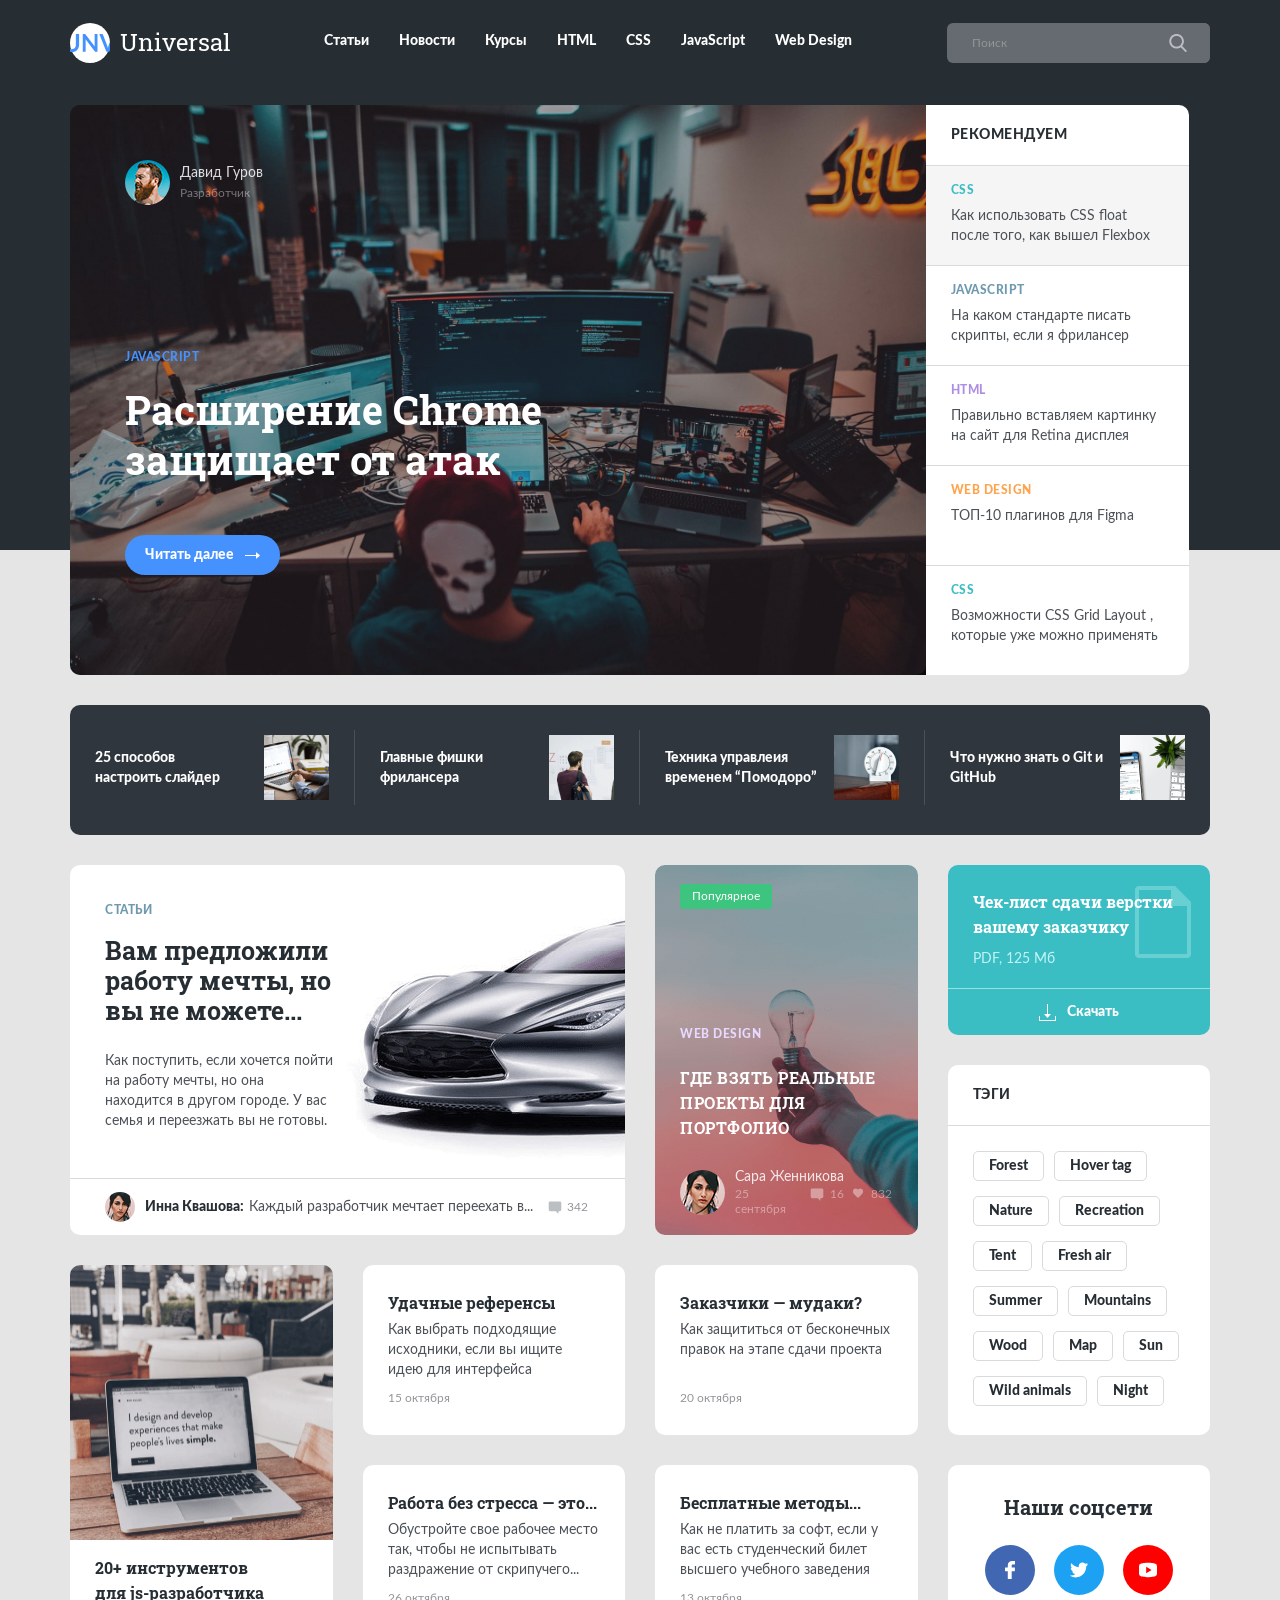
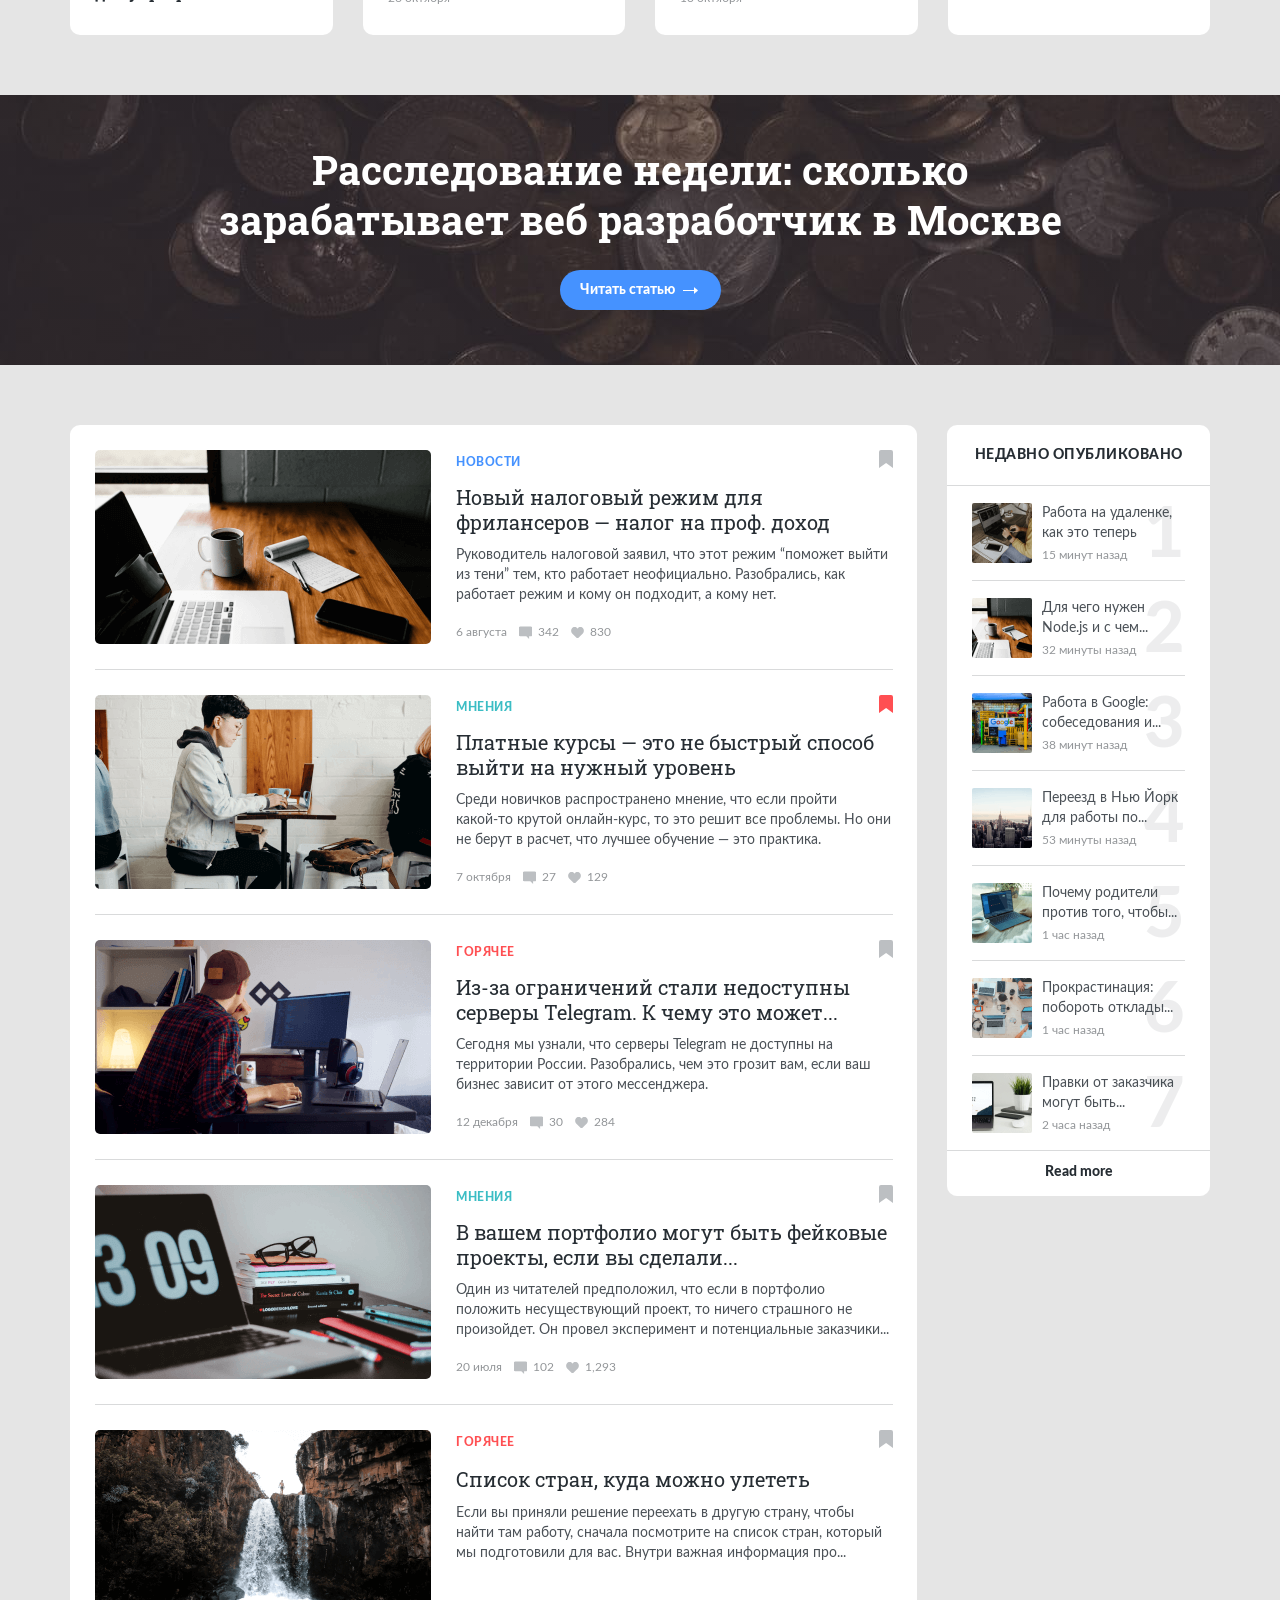
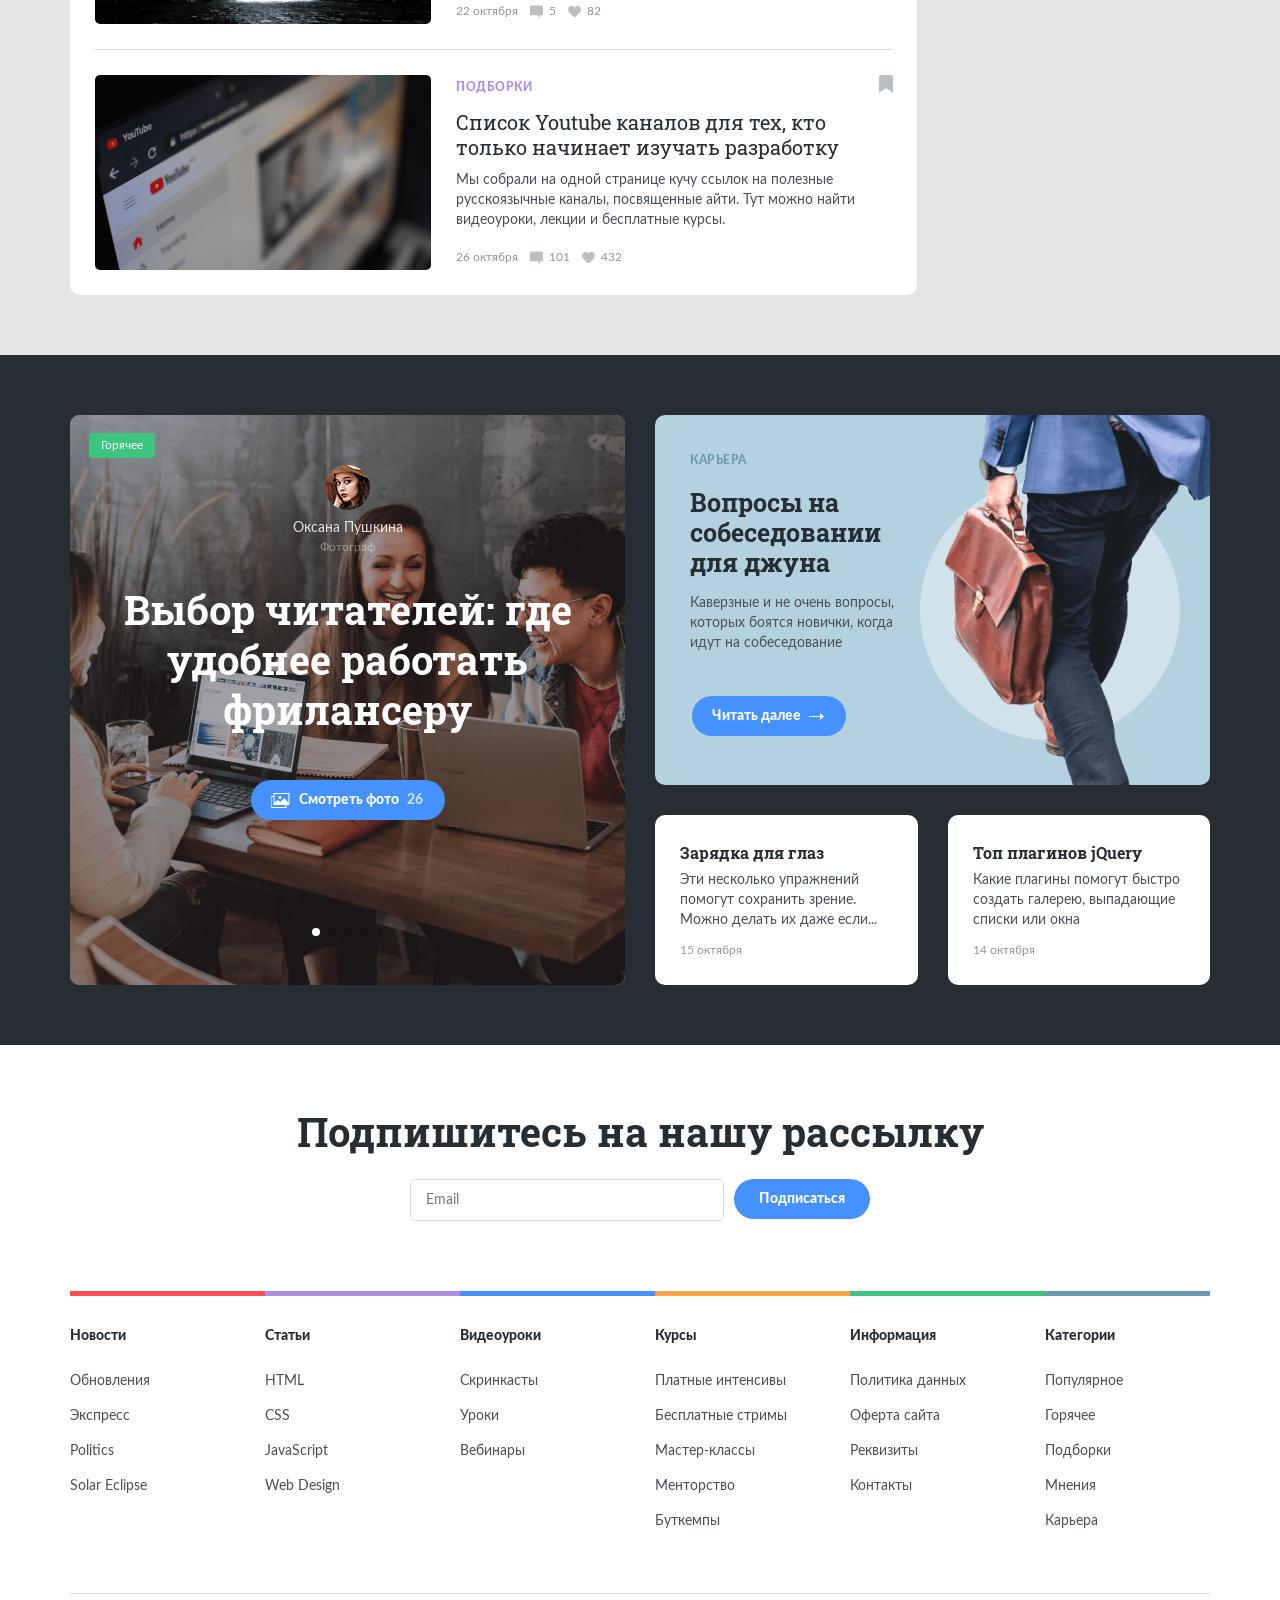
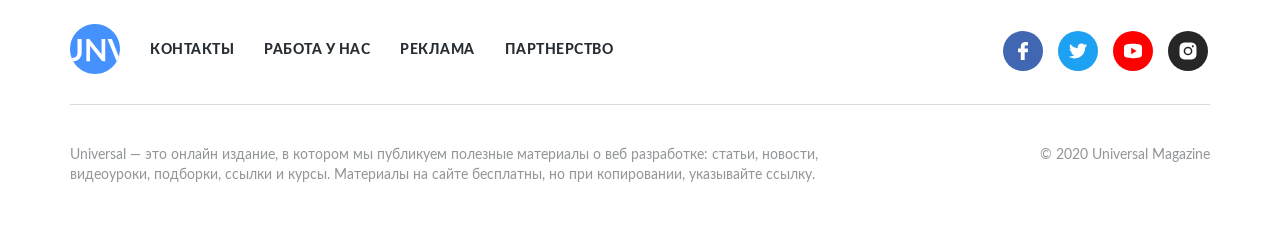
<file: index.html>
<!DOCTYPE html>
<html lang="ru">
<head>
    <meta charset="UTF-8">
    <meta name="viewport" content="width=device-width, initial-scale=1.0">
    <title>Universal - Blog</title>
    <link rel="shortcut icon" href="img/favicon.ico" type="image/x-icon">
    <link rel="icon" href="img/favicon.ico" type="image/x-icon">
    <link href="https://fonts.googleapis.com/css2?family=Roboto+Slab:wght@700&display=swap" rel="stylesheet">
    <link rel="stylesheet" href="css/swiper-bundle.min.css">
    <link rel="stylesheet" href="css/style.css">
</head>
<body>
    <header class="navbar navbar__mobile_fixed">
        <div class="container">
            <div class="navbar-block">
                <div class="navbar-logo">
                    <a href="./index.html" class="navbar-logo__icon">
                        <img src="img/header/logo.svg" alt="Logo: Universal" class="navbar-logo__image">
                    </a>
                    <a href="./index.html" class="navbar-logo__text">Universal</a>
                </div>
                <!-- /.navbar__logo -->

                <ul class="navbar-menu">
                    <li class="navbar-menu__item">
                        <a href="#articles" class="navbar-menu__link">Статьи</a>
                    </li>
                    <li class="navbar-menu__item">
                        <a href="#news" class="navbar-menu__link">Новости</a>
                    </li>
                    <li class="navbar-menu__item">
                        <a href="#course" class="navbar-menu__link">Курсы</a>
                    </li>
                    <li class="navbar-menu__item">
                        <a href="#course" class="navbar-menu__link">HTML</a>
                    </li>         
                    <li class="navbar-menu__item">
                        <a href="#course" class="navbar-menu__link">CSS</a>
                    </li>
                    <li class="navbar-menu__item">
                        <a href="#course" class="navbar-menu__link">JavaScript</a>
                    </li>
                    <li class="navbar-menu__item">
                        <a href="#course" class="navbar-menu__link">Web Design</a>
                    </li>
                </ul>

                <form action="#" class="search navbar__search">
                    <input type="text" class="search__input" placeholder="Поиск" required minlength="2">
                    <button class="search__button">
                        <img src="img/header/Search.png" alt="Иконка поиска">
                    </button>
                </form>
                <!-- /.navbar__search -->
                <button class="menu-button navbar-block__menu-button">
                    <span class="menu-button__line"></span>
                    <span class="menu-button__line"></span>
                    <span class="menu-button__line"></span>
                </button>
            </div>
            <!-- /.navbar-block -->
            <div class="navbar-recede">
            </div>
            <!-- /.navbar-recede -->
            <nav class="navbar-bottom">
                <div class="container">
                    <ul class="navbar-menu navbar-menu--mobile-visible">
                        <li class="navbar-menu__item navbar-menu__item--mobile">
                            <form action="#" class="search navbar__search navbar__search--mobile-visible">
                                <input type="text" class="search__input" placeholder="Поиск" required minlength="2">
                                <button class="search__button">
                                    <img src="img/header/Search.png" alt="Иконка поиска">
                                </button>
                            </form>
                            <!-- /.navbar__search -->
                        </li>
                        <li class="navbar-menu__item navbar-menu__item--mobile">
                            <a href="#articles" class="navbar-menu__link">Статьи</a>
                        </li>
                        <li class="navbar-menu__item navbar-menu__item--mobile">
                            <a href="#news" class="navbar-menu__link">Новости</a>
                        </li>
                        <li class="navbar-menu__item navbar-menu__item--mobile">
                            <a href="#course" class="navbar-menu__link">Курсы</a>
                        </li>
                        <li class="navbar-menu__item navbar-menu__item--mobile">
                            <a href="#course" class="navbar-menu__link">HTML</a>
                        </li>         
                        <li class="navbar-menu__item navbar-menu__item--mobile">
                            <a href="#course" class="navbar-menu__link">CSS</a>
                        </li>
                        <li class="navbar-menu__item navbar-menu__item--mobile">
                            <a href="#course" class="navbar-menu__link">JavaScript</a>
                        </li>
                        <li class="navbar-menu__item navbar-menu__item--mobile">
                            <a href="#course" class="navbar-menu__link">Web Design</a>
                        </li>
                    </ul>
                </div>
            </nav>
            <!-- /.navbar-bottom  -->
        </div>
        <!-- /.container -->
    </header>
    <!-- /.navbar -->

    <section class="hero">
        <div class="container">
            <div class="hero-block">
                <div class="hero-slider">
                    <div class="hero-slider__item hero-slider__item--active">
                        <img src="img/hero/slide-1.jpg" alt="Фотография для слайдера" class="hero-slider__image">
                        <div class="hero-slider__description">
                            <a href="#" class="hero-slider__user user">
                                <img src="img/hero/avatar.png" alt="Аватарка пользователя" class="user__avatar">
                                <div class="user__info">
                                    <span class="user__name">Давид Гуров</span>
                                    <span class="user__profession">Разработчик</span>
                                </div>
                            </a>
                            <span class="hero-slider__language">JavaScript</span>
                            <h1 class="hero-slider__title">Расширение Chrome защищает от атак</h1>
                            <a href="article.html" class="button hero-slider__button hover-button">
                                <span>Читать далее</span> 
                                <img src="img/Arrow.png" alt="Стрелка вправо" class="hero-slider__arrow">
                            </a>
                        </div>
                        <!-- /.hero-slider__description -->
                    </div>
                    <!-- /.hero-slider__item -->
                    <div class="hero-slider__item">
                        <img src="img/hero/slide-2.jpg" alt="Фотография для слайдера" class="hero-slider__image">
                        <div class="hero-slider__description">
                            <a href="#" class="hero-slider__user user">
                                <img src="img/hero/avatar.png" alt="Аватарка пользователя" class="user__avatar">
                                <div class="user__info">
                                    <span class="user__name">Давид Гуров</span>
                                    <span class="user__profession">Разработчик</span>
                                </div>
                            </a>
                            <span class="hero-slider__language">JavaScript</span>
                            <h1 class="hero-slider__title">Расширение Chrome защищает от атак</h1>
                            <a href="article.html" class="button hero-slider__button">
                                <span>Читать далее</span> 
                                <img src="img/Arrow.png" alt="Стрелка вправо" class="hero-slider__arrow">
                            </a>
                        </div>
                        <!-- /.hero-slider__description -->
                    </div>
                    <!-- /.hero-slider__item -->
                    <div class="hero-slider__item">
                        <img src="img/hero/slide-3.jpg" alt="Фотография для слайдера" class="hero-slider__image">
                        <div class="hero-slider__description">
                            <a href="#" class="hero-slider__user user">
                                <img src="img/hero/avatar.png" alt="Аватарка пользователя" class="user__avatar">
                                <div class="user__info">
                                    <span class="user__name">Давид Гуров</span>
                                    <span class="user__profession">Разработчик</span>
                                </div>
                            </a>
                            <span class="hero-slider__language">JavaScript</span>
                            <h1 class="hero-slider__title">Расширение Chrome защищает от атак</h1>
                            <a href="article.html" class="button hero-slider__button">
                                <span>Читать далее</span> 
                                <img src="img/Arrow.png" alt="Стрелка вправо" class="hero-slider__arrow">
                            </a>
                        </div>
                        <!-- /.hero-slider__description -->
                    </div>
                    <!-- /.hero-slider__item -->
                    <div class="hero-slider__item">
                        <img src="img/hero/slide-4.jpg" alt="Фотография для слайдера" class="hero-slider__image">
                        <div class="hero-slider__description">
                            <a href="#" class="hero-slider__user user">
                                <img src="img/hero/avatar.png" alt="Аватарка пользователя" class="user__avatar">
                                <div class="user__info">
                                    <span class="user__name">Давид Гуров</span>
                                    <span class="user__profession">Разработчик</span>
                                </div>
                            </a>
                            <span class="hero-slider__language">JavaScript</span>
                            <h1 class="hero-slider__title">Расширение Chrome защищает от атак</h1>
                            <a href="article.html" class="button hero-slider__button">
                                <span>Читать далее</span> 
                                <img src="img/Arrow.png" alt="Стрелка вправо" class="hero-slider__arrow">
                            </a>
                        </div>
                        <!-- /.hero-slider__description -->
                    </div>
                    <!-- /.hero-slider__item -->
                    <div class="hero-slider__item">
                        <img src="img/hero/slide-5.jpg" alt="Фотография для слайдера" class="hero-slider__image">
                        <div class="hero-slider__description">
                            <a href="#" class="hero-slider__user user">
                                <img src="img/hero/avatar.png" alt="Аватарка пользователя" class="user__avatar">
                                <div class="user__info">
                                    <span class="user__name">Давид Гуров</span>
                                    <span class="user__profession">Разработчик</span>
                                </div>
                            </a>
                            <span class="hero-slider__language">JavaScript</span>
                            <h1 class="hero-slider__title">Расширение Chrome защищает от атак</h1>
                            <a href="article.html" class="button hero-slider__button">
                                <span>Читать далее</span> 
                                <img src="img/Arrow.png" alt="Стрелка вправо" class="hero-slider__arrow">
                            </a>
                        </div>
                        <!-- /.hero-slider__description -->
                    </div>
                    <!-- /.hero-slider__item -->
                </div>
                <!-- /.hero-slider -->
                <div class="hero-tabs">
                    <h2 class="hero-tabs__title">Рекомендуем</h2>
                    <a class="hero-tabs__item hero-tabs__item--active">
                        <h3 class="hero-tabs__thing hero-tabs__thing--bluegreen">CSS</h3>
                        <!-- /.hero-tabs__thing -->
                        <span class="hero-tabs__info">
                            Как использовать CSS float после того, как вышел Flexbox
                        </span> 
                        <!-- /.hero-tabs__info -->
                    </a>
                    <a class="hero-tabs__item">
                        <h3 class="hero-tabs__thing hero-tabs__thing--greyblue">javascript</h3>
                        <!-- /.hero-tabs__thing -->
                        <span class="hero-tabs__info">
                            На каком стандарте писать скрипты, если я фрилансер
                        </span> 
                        <!-- /.hero-tabs__info -->
                    </a>
                    <a class="hero-tabs__item">
                        <h3 class="hero-tabs__thing hero-tabs__thing--purple">html</h3>
                        <!-- /.hero-tabs__thing -->
                        <span class="hero-tabs__info">
                            Правильно вставляем картинку на сайт для Retina дисплея
                        </span> 
                        <!-- /.hero-tabs__info -->
                    </a>
                    <a class="hero-tabs__item hero-tabs__item--orange">
                        <h3 class="hero-tabs__thing hero-tabs__thing--orange">Web design</h3>
                        <!-- /.hero-tabs__thing -->
                        <span class="hero-tabs__info">
                            ТОП-10 плагинов для Figma
                        </span> 
                        <!-- /.hero-tabs__info -->
                    </a>
                    <a class="hero-tabs__item">
                        <h3 class="hero-tabs__thing hero-tabs__thing--bluegreen">CSS</h3>
                        <!-- /.hero-tabs__thing -->
                        <span class="hero-tabs__info">
                            Возможности CSS Grid Layout , которые уже можно применять
                        </span> 
                        <!-- /.hero-tabs__info -->
                    </a>
                </div>
                <!-- /.hero-tabs -->
            </div>
            <!-- /.hero-block -->
        </div>
        <!-- /.container -->
    </section>
    <!-- /.hero -->

    <section class="popular">
        <div class="container">
            <div class="popular-block">
                <div class="popular-block__item">
                    <a href="#" class="popular-block__link">
                        <h2 class="popular-block__info">25 способов <br> настроить слайдер </h2> 
                        <!-- /.popular-block__info -->
                        <img src="img/popular/popular-img-1.png" alt="Фотография" class="popular-block__image">
                    </a> 
                    <!-- /.popular-block__link -->
                </div>
                <div class="popular-block__item">
                    <a href="#" class="popular-block__link">
                        <h2 class="popular-block__info">Главные фишки фрилансера</h2> 
                        <!-- /.popular-block__info -->
                        <img src="img/popular/popular-img-2.png" alt="Фотография" class="popular-block__image">
                    </a> 
                    <!-- /.popular-block__link -->
                </div>
                <div class="popular-block__item">
                    <a href="#" class="popular-block__link">
                        <h2 class="popular-block__info">Техника управлеия  временем “Помодоро”</h2> 
                        <!-- /.popular-block__info -->
                        <img src="img/popular/popular-img-3.png" alt="Фотография" class="popular-block__image">
                    </a> 
                    <!-- /.popular-block__link -->
                </div>
                <div class="popular-block__item">
                    <a href="#" class="popular-block__link">
                        <h2 class="popular-block__info">Что нужно знать о Git и GitHub</h2> 
                        <!-- /.popular-block__info -->
                        <img src="img/popular/popular-img-4.png" alt="Фотография" class="popular-block__image">
                    </a> 
                    <!-- /.popular-block__link -->
                </div>
            </div>
            <!-- /.popular-block -->
        </div>
        <!-- /.container -->
    </section>
    <!-- /.popular -->

    <section class="articles" id="articles">
        <div class="container">
            <div class="articles-block">
                <a href="article.html" class="articles-block__item articles-work">
                    <div class="articles-work__wrapper">
                        <span class="articles-work__subtitle">Статьи</span>
                        <h2 class="articles-work__title">Вам предложили работу мечты, но вы не можете... </h2>
                        <p class="articles-work__text">Как поступить, если хочется пойти на работу мечты, но она находится в другом городе. У вас семья и переезжать вы не готовы.</p>
                    </div>
                    <!-- /.articles-work__wrapper -->
                    <div class="articles-work__comment">
                        <img src="img/articles/avatar.png" alt="Аватарка" class="articles-work__avatar">
                        <span class="articles-work__name">Инна Квашова:</span>
                        <span class="articles-work__com">Каждый разработчик мечтает переехать в...</span>
                        <img src="img/articles/Comment-work.svg" alt="иконка комментария" class="articles-work__icon">
                        <span class="articles-work__number">342</span>
                    </div>
                    <!-- /.articles-work__comment -->
                </a>
                <!-- /.articles-work -->
                <a href="article.html" class="articles-block__item articles-project">
                    <img src="img/articles/project.png" alt="фотоновое изображение" class="articles-project__image">
                    <div class="articles-project__wrapper">
                        <span class="button articles-project__popular">Популярное</span>
                        <span class="articles-project__theme">Web design</span>
                        <h2 class="articles-project__title">Где взять реальные проекты для портфолио</h2>
                        <div class="articles-project__profile">
                            <img src="img/articles/avatar.png" alt="аватар" class="articles-project__avatar">
                            <div class="articles-project__info">
                                <span class="articles-project__name">Сара Женникова</span>
                                <!-- /.articles-project__name -->
                                <div class="articles-project__stats">
                                    <span class="articles-project__data">25 сентября</span>
                                    <img src="img/articles/Comment.svg" alt="иконка комментария" class="articles-project__icon">
                                    <span class="articles-project__number">16</span>
                                    <img src="img/articles/Heart.svg" alt="иконка сердца" class="articles-project__heart">
                                    <span class="articles-project__number">832</span>
                                </div>
                                <!-- /.articles-project__stats -->
                            </div>
                            <!-- /.articles-project__info -->
                        </div>
                        <!-- /.articles-project__profile -->
                    </div>
                    <!-- /.articles-check__wrapper -->
                </a>
                <!-- /.articles-project -->
                <div class="articles-block__item articles-check">
                    <div class="articles-check__block">
                        <div class="articles-check__wrapper">
                            <h2 class="articles-check__title">Чек-лист сдачи верстки вашему заказчику</h2>
                            <span class="articles-check__format">PDF, 125 Мб</span>
                        </div>
                        <!-- /.articles-check__wrapper -->
                    </div>
                    <!-- /.articles-check__block -->
                    <a href="#" class="articles-check__download">
                        <img src="img/articles/Download.svg" alt="иконка: скачать" class="articles-check__icon">
                        <span class="articles-check__text">Скачать</span>
                    </a>
                </div>
                <!-- /.articles-check -->
                <div class="articles-block__item articles-tag">
                    <h2 class="articles-tag__title">Тэги</h2>
                    <div class="articles-tag__block">
                        <a href="article.html" class="button articles-tag__button">Forest</a>
                        <a href="article.html" class="button articles-tag__button">Hover tag</a>
                        <a href="article.html" class="button articles-tag__button">Nature</a>
                        <a href="article.html" class="button articles-tag__button">Recreation</a>
                        <a href="article.html" class="button articles-tag__button">Tent</a>
                        <a href="article.html" class="button articles-tag__button">Fresh air</a>
                        <a href="article.html" class="button articles-tag__button">Summer</a>
                        <a href="article.html" class="button articles-tag__button">Mountains</a>
                        <a href="article.html" class="button articles-tag__button">Wood</a>
                        <a href="article.html" class="button articles-tag__button">Map</a>
                        <a href="article.html" class="button articles-tag__button">Sun</a>
                        <a href="article.html" class="button articles-tag__button">Wild animals</a>
                        <a href="article.html" class="button articles-tag__button">Night</a>
                    </div>
                    <!-- /.articles-tag__block -->
                </div>
                <!-- /.articles-tag -->
                <a href="article.html" class="articles-block__item articles-tools">
                    <img src="img/articles/tools.png" alt="Фотография ноутбука" class="articles-tools__image">
                    <h2 class="articles-tools__title">20+ инструментов для js-разработчика</h2>
                    <!-- /.articles-tools__title -->
                </a>
                <!-- /.articles-tools -->
                <a href="article.html" class="articles-block__item articles-references articles-repeat">
                    <h2 class="articles-repeat__title">Удачные референсы</h2>
                    <span class="articles-repeat__text">Как выбрать подходящие исходники, если вы ищите идею для интерфейса</span>
                    <span class="articles-repeat__data">15 октября</span>
                </a>
                <!-- /.articles-references -->
                <a href="article.html" class="articles-block__item articles-customer articles-repeat">
                    <h2 class="articles-repeat__title">Заказчики — мудаки?</h2>
                    <span class="articles-repeat__text articles-customer__text">Как защититься от бесконечных правок на этапе сдачи проекта</span>
                    <span class="articles-repeat__data">20 октября</span>
                </a>
                <!-- /.articles-customer -->
                <a href="article.html" class="articles-block__item articles-stress articles-repeat">
                    <h2 class="articles-repeat__title">Работа без стресса — это...</h2>
                    <span class="articles-repeat__text">Обустройте свое рабочее место так, чтобы не испытывать раздражение от скрипучего... </span>
                    <span class="articles-repeat__data">26 октября</span>
                </a>
                <!-- /.articles-stress -->
                <a href="article.html" class="articles-block__item articles-free articles-repeat">
                    <h2 class="articles-repeat__title">Бесплатные методы...</h2>
                    <span class="articles-repeat__text">Как не платить за софт, если у вас есть студенческий билет высшего учебного заведения</span>
                    <span class="articles-repeat__data">13 октября</span>
                </a>
                <!-- /.articles-free -->
                <div class="articles-block__item articles-social">
                    <h2 class="articles-social__title">Наши соцсети</h2>
                    <div class="articles-social__block">
                        <a href="https://facebook.com" target="_blank" class="articles-social__icon articles-social__icon--facebook">
                            <img src="img/articles/Facebook.svg" alt="иконка facebook">
                        </a>
                        <a href="https://twitter.com" target="_blank" class="articles-social__icon articles-social__icon--twitter">
                            <img src="img/articles/Twitter.svg" alt="иконка twitter">
                        </a>
                        <a href="https://youtube.com" target="_blank" class="articles-social__icon articles-social__icon--youtube">
                            <img src="img/articles/YouTube.svg" alt="иконка youtube">
                        </a>
                    </div>
                </div>
                <!-- /.articles-social -->
            </div>
            <!-- /.articles-block -->
        </div>
        <!-- /.container -->
    </section>
    <!-- /.articles -->

    <section class="investigation">
        <div class="container">
            <div class="investigation-block">
                <h2 class="investigation__title">Расследование недели: сколько <br> зарабатывает веб разработчик в Москве</h2>
                <!-- /.investigation__title -->
                <a href="article.html" class="button investigation__button hover-button">
                    <span>Читать статью</span> 
                    <img src="img/Arrow.png" alt="Стрелка вправо" class="investigation__arrow">
                </a>
                <!-- /.button investigation__button -->
            </div>
            <!-- /.investigation-block -->
        </div>
        <!-- /.container -->
    </section>
    <!-- /.investigation -->

    <section class="news" id="news">
        <div class="container">
            <div class="news-wrapper">
                <div class="news-block">
                    <div class="news-block__item news-block__item--first">
                        <div class="news-block__border">
                            <div class="news-block__img">
                                <img src="img/news/news-1.png" alt="Превью фото" class="news-block__image">
                            </div>
                            <!-- /.news-block__img -->
                            <div class="news-block__info">
                                <img src="img/news/Bookmark.svg" alt="Иконка избранного" class="news-block__note">
                                <span class="news-block__theme news-block__theme--blue">Новости</span>
                                <a href="article.html" class="news-block__title">Новый налоговый режим для фрилансеров — налог на проф. доход</a>
                                <p class="news-block__text">Руководитель налоговой заявил, что этот режим “поможет выйти из тени” тем, кто работает неофициально. Разобрались, как работает режим и кому он подходит, а кому нет.</p>
                                <div class="news-block__stats">
                                    <span class="news-block__data">6 августа</span>
                                    <img src="img/news/Comment.svg" alt="иконка комментария" class="news-block__comment">
                                    <span class="news-block__number">342</span>
                                    <img src="img/news/Heart.svg" alt="иконка сердца" class="news-block__heart">
                                    <span class="news-block__number">830</span>
                                </div>
                                <!-- /.news-block__stats -->
                            </div>
                            <!-- /.new-block__info -->
                        </div>
                        <!-- /.news-block__border -->
                    </div>
                    <!-- /.news-block__item -->
                    <div class="news-block__item">
                        <div class="news-block__border">
                            <div class="news-block__img">
                                <img src="img/news/news-2.png" alt="Превью фото" class="news-block__image">
                            </div>
                            <!-- /.news-block__img -->
                            <div class="news-block__info">
                                <img src="img/news/Bookmark-red.svg" alt="Иконка избранного" class="news-block__note news-block__note--active">
                                <span class="news-block__theme news-block__theme--bluegreen">Мнения</span>
                                <a href="article.html" class="news-block__title">Платные курсы — это не быстрый способ выйти на нужный уровень</a>
                                <p class="news-block__text">Среди новичков распространено мнение, что если пройти <br> какой-то крутой онлайн-курс, то это решит все проблемы. Но они не берут в расчет, что лучшее обучение — это практика.</p>
                                <div class="news-block__stats">
                                    <span class="news-block__data">7 октября</span>
                                    <img src="img/news/Comment.svg" alt="иконка комментария" class="news-block__comment">
                                    <span class="news-block__number">27</span>
                                    <img src="img/news/Heart.svg" alt="иконка сердца" class="news-block__heart">
                                    <span class="news-block__number">129</span>
                                </div>
                                <!-- /.news-block__stats -->
                            </div>
                            <!-- /.new-block__info -->
                        </div>
                        <!-- /.news-block__border -->
                    </div>
                    <!-- /.news-block__item -->
                    <div class="news-block__item">
                        <div class="news-block__border">
                            <div class="news-block__img">
                                <img src="img/news/news-3.png" alt="Превью фото" class="news-block__image">
                            </div>
                            <!-- /.news-block__img -->
                            <div class="news-block__info">
                                <img src="img/news/Bookmark.svg" alt="Иконка избранного" class="news-block__note">
                                <span class="news-block__theme news-block__theme--red">Горячее</span>
                                <a href="article.html" class="news-block__title">Из-за ограничений стали недоступны серверы Telegram. К чему это может...</a>
                                <p class="news-block__text">Сегодня мы узнали, что серверы Telegram не доступны на территории России. Разобрались, чем это грозит вам, если ваш бизнес зависит от этого мессенджера.</p>
                                <div class="news-block__stats">
                                    <span class="news-block__data">12 декабря</span>
                                    <img src="img/news/Comment.svg" alt="иконка комментария" class="news-block__comment">
                                    <span class="news-block__number">30</span>
                                    <img src="img/news/Heart.svg" alt="иконка сердца" class="news-block__heart">
                                    <span class="news-block__number">284</span>
                                </div>
                                <!-- /.news-block__stats -->
                            </div>
                            <!-- /.new-block__info -->
                        </div>
                        <!-- /.news-block__border -->
                    </div>
                    <!-- /.news-block__item -->
                    <div class="news-block__item">
                        <div class="news-block__border">
                            <div class="news-block__img">
                                <img src="img/news/news-4.png" alt="Превью фото" class="news-block__image">
                            </div>
                            <!-- /.news-block__img -->
                            <div class="news-block__info">
                                <img src="img/news/Bookmark.svg" alt="Иконка избранного" class="news-block__note">
                                <span class="news-block__theme news-block__theme--bluegreen">Мнения</span>
                                <a href="article.html" class="news-block__title">В вашем портфолио могут быть фейковые проекты, если вы сделали...</a>
                                <p class="news-block__text">Один из читателей предположил, что если в портфолио положить несуществующий проект, то ничего страшного не произойдет. Он провел эксперимент и потенциальные заказчики...</p>
                                <div class="news-block__stats">
                                    <span class="news-block__data">20 июля</span>
                                    <img src="img/news/Comment.svg" alt="иконка комментария" class="news-block__comment">
                                    <span class="news-block__number">102</span>
                                    <img src="img/news/Heart.svg" alt="иконка сердца" class="news-block__heart">
                                    <span class="news-block__number">1,293</span>
                                </div>
                                <!-- /.news-block__stats -->
                            </div>
                            <!-- /.new-block__info -->

                        </div>
                        <!-- /.news-block__border -->
                    </div>
                    <!-- /.news-block__item -->
                    <div class="news-block__item">
                        <div class="news-block__border">
                            <div class="news-block__img">
                                <img src="img/news/news-5.png" alt="Превью фото" class="news-block__image">
                            </div>
                            <!-- /.news-block__img -->
                            <div class="news-block__info">
                                <img src="img/news/Bookmark.svg" alt="Иконка избранного" class="news-block__note">
                                <span class="news-block__theme news-block__theme--red">Горячее</span>
                                <a href="article.html" class="news-block__title news-block__title--mt">Список стран, куда можно улететь</a>
                                <p class="news-block__text news-block__text--mt">Если вы приняли решение переехать в другую страну, чтобы найти там работу, сначала посмотрите на список стран, который мы подготовили для вас. Внутри важная информация про...</p>
                                <div class="news-block__stats">
                                    <span class="news-block__data">22 октября</span>
                                    <img src="img/news/Comment.svg" alt="иконка комментария" class="news-block__comment">
                                    <span class="news-block__number">5</span>
                                    <img src="img/news/Heart.svg" alt="иконка сердца" class="news-block__heart">
                                    <span class="news-block__number">82</span>
                                </div>
                                <!-- /.news-block__stats -->
                            </div>
                            <!-- /.new-block__info -->
                        </div>
                        <!-- /.news-block__border -->
                    </div>
                    <!-- /.news-block__item -->
                    <div class="news-block__item news-block__item--last">
                        <div class="news-block__border news-block__border--last">
                            <div class="news-block__img">
                                <img src="img/news/news-6.png" alt="Превью фото" class="news-block__image">
                            </div>
                            <!-- /.news-block__img -->
                            <div class="news-block__info">
                                <img src="img/news/Bookmark.svg" alt="Иконка избранного" class="news-block__note">
                                <span class="news-block__theme news-block__theme--purple">Подборки</span>
                                <a href="article.html" class="news-block__title">Список Youtube каналов для тех, кто только начинает изучать разработку</a>
                                <p class="news-block__text">Мы собрали на одной странице кучу ссылок на полезные русскоязычные каналы, посвященные айти. Тут можно найти видеоуроки, лекции и бесплатные курсы.</p>
                                <div class="news-block__stats">
                                    <span class="news-block__data">26 октября</span>
                                    <img src="img/news/Comment.svg" alt="иконка комментария" class="news-block__comment">
                                    <span class="news-block__number">101</span>
                                    <img src="img/news/Heart.svg" alt="иконка сердца" class="news-block__heart">
                                    <span class="news-block__number">432</span>
                                </div>
                                <!-- /.news-block__stats -->
                            </div>
                            <!-- /.new-block__info -->                    
                        </div>
                        <!-- /.news-block__border -->
                    </div>
                    <!-- /.news-block__item -->
                </div>
                <!-- /.news-block -->
                <div class="news-published">
                    <h2 class="news-published__title">Недавно опубликовано</h2>
                    <div class="news-published__block">
                        <a href="article.html" class="news-published__item">
                            <img src="img/news/published-1.png" alt="публикация" class="news-published__img">
                            <div class="news-published__info">
                                <span class="news-published__subtitle">Работа на удаленке, как это теперь</span>
                                <span class="news-published__time">15 минут назад</span>
                                <span class="news-published__count">1</span>
                            </div>
                            <!-- /.news-published__info -->
                        </a>
                        <!-- /.news-published__item -->
                    </div>
                    <!-- /.news-published__item -->
                    <div class="news-published__block">
                        <a href="article.html" class="news-published__item">
                            <img src="img/news/published-2.png" alt="публикация" class="news-published__img">
                            <div class="news-published__info">
                                <span class="news-published__subtitle">Для чего нужен Node.js и с чем...</span>
                                <span class="news-published__time">32 минуты назад</span>
                                <span class="news-published__count">2</span>
                            </div>
                            <!-- /.news-published__info -->
                        </a>
                        <!-- /.news-published__item -->
                    </div>
                    <!-- /.news-published__item -->
                    <div class="news-published__block">
                        <a href="article.html" class="news-published__item">
                            <img src="img/news/published-3.png" alt="публикация" class="news-published__img">
                            <div class="news-published__info">
                                <span class="news-published__subtitle">Работа в Google: собеседования и...</span>
                                <span class="news-published__time">38 минут назад</span>
                                <span class="news-published__count">3</span>
                            </div>
                            <!-- /.news-published__info -->
                        </a>
                        <!-- /.news-published__item -->
                    </div>
                    <!-- /.news-published__item -->
                    <div class="news-published__block">
                        <a href="article.html" class="news-published__item">
                            <img src="img/news/published-4.png" alt="публикация" class="news-published__img">
                            <div class="news-published__info">
                                <span class="news-published__subtitle">Переезд в Нью Йорк для работы по...</span>
                                <span class="news-published__time">53 минуты назад</span>
                                <span class="news-published__count">4</span>
                            </div>
                            <!-- /.news-published__info -->
                        </a>
                        <!-- /.news-published__item -->
                    </div>
                    <!-- /.news-published__item -->
                    <div class="news-published__block">
                        <a href="article.html" class="news-published__item">
                            <img src="img/news/published-5.png" alt="публикация" class="news-published__img">
                            <div class="news-published__info">
                                <span class="news-published__subtitle">Почему родители против того, чтобы...</span>
                                <span class="news-published__time">1 час назад</span>
                                <span class="news-published__count">5</span>
                            </div>
                            <!-- /.news-published__info -->
                        </a>
                        <!-- /.news-published__item -->
                    </div>
                    <!-- /.news-published__item -->
                    <div class="news-published__block">
                        <a href="article.html" class="news-published__item">
                            <img src="img/news/published-6.png" alt="публикация" class="news-published__img">
                            <div class="news-published__info">
                                <span class="news-published__subtitle">Прокрастинация:  побороть отклады...</span>
                                <span class="news-published__time">1 час назад</span>
                                <span class="news-published__count">6</span>
                            </div>
                            <!-- /.news-published__info -->
                        </a>
                        <!-- /.news-published__item -->
                    </div>
                    <!-- /.news-published__item -->
                    <div class="news-published__block">
                        <a href="article.html" class="news-published__item news-published__item--last">
                            <img src="img/news/published-7.png" alt="публикация" class="news-published__img">
                            <div class="news-published__info">
                                <span class="news-published__subtitle">Правки от заказчика могут быть...</span>
                                <span class="news-published__time">2 часа назад</span>
                                <span class="news-published__count">7</span>
                            </div>
                            <!-- /.news-published__info -->
                        </a>
                        <!-- /.news-published__item -->
                    </div>
                    <!-- /.news-published__item -->
                    <a href="article.html" class="news-published__more hover-button-white">Read more</a>
                </div>
                <!-- /.news-published -->
            </div>
            <!-- /.news-wrapper -->
        </div>
        <!-- /.container -->
    </section>
    <!-- /.news -->

    <section class="lifehack" id="course">
        <div class="container">
            <div class="lifehack-wrapper">
                <div class="lifehack-slider lifehack-wrapper__item">
                    <div class="swiper-container lifehack-container">
                        <div class="swiper-wrapper lifehack-slider__wrapper">
                          <div class="swiper-slide lifehack-slider__slide">
                            <img src="img/lifehack/slide-1.png" alt="фотография слайдера" class="lifehack-slider__image">
                            <div class="lifehack-slider__info">
                                <span class="lifehack-slider__theme">Горячее</span>
                                <img src="img/lifehack/avatar.png" alt="аватар" class="lifehack-slider__avatar">
                                <span class="lifehack-slider__name">Оксана Пушкина</span>
                                <span class="lifehack-slider__profession">Фотограф</span>
                                <h2 class="lifehack-slider__title">Выбор читателей: где удобнее работать фрилансеру</h2>
                                <a href="article.html" class="button lifehack-slider__button hover-button">
                                    <img src="img/lifehack/Images.png" alt="иконка фотографии" class="lifehack-slider__icon">
                                    <span class="lifehack-slider__btn-text">Смотреть фото</span> 
                                    <span class="lifehack-slider__number">26</span>
                                </a>
                            </div>
                          </div>
                          <!-- /.lifehack-slider__slide -->
                          <div class="swiper-slide lifehack-slider__slide">
                            <img src="img/lifehack/slide-2.png" alt="фотография слайдера" class="lifehack-slider__image">
                            <div class="lifehack-slider__info">
                                <span class="lifehack-slider__theme">Горячее</span>
                                <img src="img/lifehack/avatar.png" alt="аватар" class="lifehack-slider__avatar">
                                <span class="lifehack-slider__name">Оксана Пушкина</span>
                                <span class="lifehack-slider__profession">Фотограф</span>
                                <h2 class="lifehack-slider__title">Выбор читателей: где удобнее работать фрилансеру</h2>
                                <a href="article.html" class="button lifehack-slider__button hover-button">
                                    <img src="img/lifehack/Images.png" alt="иконка фотографии" class="lifehack-slider__icon">
                                    <span class="lifehack-slider__btn-text">Смотреть фото</span> 
                                    <span class="lifehack-slider__number">26</span>
                                </a>
                            </div>
                          </div>
                          <!-- /.lifehack-slider__slide -->
                          <div class="swiper-slide lifehack-slider__slide">
                            <img src="img/lifehack/slide-3.png" alt="фотография слайдера" class="lifehack-slider__image">
                            <div class="lifehack-slider__info">
                                <span class="lifehack-slider__theme">Горячее</span>
                                <img src="img/lifehack/avatar.png" alt="аватар" class="lifehack-slider__avatar">
                                <span class="lifehack-slider__name">Оксана Пушкина</span>
                                <span class="lifehack-slider__profession">Фотограф</span>
                                <h2 class="lifehack-slider__title">Выбор читателей: где удобнее работать фрилансеру</h2>
                                <a href="article.html" class="button lifehack-slider__button hover-button">
                                    <img src="img/lifehack/Images.png" alt="иконка фотографии" class="lifehack-slider__icon">
                                    <span class="lifehack-slider__btn-text">Смотреть фото</span> 
                                    <span class="lifehack-slider__number">26</span>
                                </a>
                            </div>
                          </div>
                          <!-- /.lifehack-slider__slide -->
                          <div class="swiper-slide lifehack-slider__slide">
                            <img src="img/lifehack/slide-4.png" alt="фотография слайдера" class="lifehack-slider__image">
                            <div class="lifehack-slider__info">
                                <span class="lifehack-slider__theme">Горячее</span>
                                <img src="img/lifehack/avatar.png" alt="аватар" class="lifehack-slider__avatar">
                                <span class="lifehack-slider__name">Оксана Пушкина</span>
                                <span class="lifehack-slider__profession">Фотограф</span>
                                <h2 class="lifehack-slider__title">Выбор читателей: где удобнее работать фрилансеру</h2>
                                <a href="article.html" class="button lifehack-slider__button hover-button">
                                    <img src="img/lifehack/Images.png" alt="иконка фотографии" class="lifehack-slider__icon">
                                    <span class="lifehack-slider__btn-text">Смотреть фото</span> 
                                    <span class="lifehack-slider__number">26</span>
                                </a>
                            </div>
                          </div>
                          <!-- /.lifehack-slider__slide -->
                          <div class="swiper-slide lifehack-slider__slide">
                            <img src="img/lifehack/slide-5.png" alt="фотография слайдера" class="lifehack-slider__image">
                            <div class="lifehack-slider__info">
                                <span class="lifehack-slider__theme">Горячее</span>
                                <img src="img/lifehack/avatar.png" alt="аватар" class="lifehack-slider__avatar">
                                <span class="lifehack-slider__name">Оксана Пушкина</span>
                                <span class="lifehack-slider__profession">Фотограф</span>
                                <h2 class="lifehack-slider__title">Выбор читателей: где удобнее работать фрилансеру</h2>
                                <a href="article.html" class="button lifehack-slider__button hover-button">
                                    <img src="img/lifehack/Images.png" alt="иконка фотографии" class="lifehack-slider__icon">
                                    <span class="lifehack-slider__btn-text">Смотреть фото</span> 
                                    <span class="lifehack-slider__number">26</span>
                                </a>
                            </div>
                          </div>
                          <!-- /.lifehack-slider__slide -->
                        </div>
                        <!-- Add Pagination -->
                        <div class="swiper-pagination lifehack-pagination"></div>
                      </div>
                </div>
                <!-- /.lifehack__slider -->
                <div class="lifehack__career lifehack-wrapper__item">
                    <div class="lifehack__info">
                        <span class="lifehack__theme">Карьера</span>
                        <h2 class="lifehack__title">Вопросы на собеседовании для джуна</h2>
                        <span class="lifehack__text">Каверзные и не очень вопросы, которых боятся новички, когда <br> идут на собеседование</span>
                        <a href="article.html" class="button lifehack__button hover-button">
                            <span>Читать далее</span> 
                            <img src="img/Arrow.png" alt="Стрелка вправо" class="lifehack__arrow">
                        </a>
                    </div>
                    <!-- /.lifehack__info -->
                </div>
                <!-- /.lifehack__career -->
                <div class="lifehack__callisthenics lifehack-wrapper__item lifehack-same">
                    <h2 class="lifehack-same__title">Зарядка для глаз</h2>
                    <span class="lifehack-same__text">Эти несколько упражнений помогут сохранить зрение. Можно делать их даже если...</span>
                    <span class="lifehack-same__data">15 октября</span>
                </div>
                <!-- /.lifehack__callisthenics -->
                <div class="lifehack__plugins lifehack-wrapper__item lifehack-same">
                    <h2 class="lifehack-same__title">Топ плагинов jQuery</h2>
                    <span class="lifehack-same__text">Какие плагины помогут быстро создать галерею, выпадающие списки или окна</span>
                    <span class="lifehack-same__data">14 октября</span>
                </div>
                <!-- /.lifehack__plugins -->
            </div>
            <!-- /.lifehack-wrapper -->
        </div>
        <!-- /.container -->
    </section>
    <!-- /.lifehack -->

    <footer class="footer">
        <div class="container">
            <h2 class="footer__title">Подпишитесь на нашу рассылку</h2>
            <!-- /.footer__title -->
            <form action="send.php" method="POST" class="form footer__form">
                <div class="footer__input-group">
                    <input type="email" class="footer__input" required placeholder="Email" name="email">
                </div>
                <!-- /.footer__input-group -->
                <button class="button footer__button hover-button">Подписаться</button>
            </form>
            <!-- /.form footer__form -->
            <div class="footer-links">
                <div class="footer-links__new footer-links__block">
                    <h3 class="footer-links__title">Новости</h3>
                    <ul class="footer-links__list">
                        <li class="footer-links__item">
                            <a href="#" class="footer-links__link">Обновления</a>
                        </li>
                        <li class="footer-links__item">
                            <a href="#" class="footer-links__link">Экспресс</a>
                        </li>
                        <li class="footer-links__item">
                            <a href="#" class="footer-links__link">Politics</a>
                        </li>
                        <li class="footer-links__item">
                            <a href="#" class="footer-links__link">Solar Eclipse</a>
                        </li>
                    </ul>
                </div>
                <!-- /.footer-links__new -->
                <div class="footer-links__articles footer-links__block">
                    <h3 class="footer-links__title">Статьи</h3>
                    <ul class="footer-links__list">
                        <li class="footer-links__item">
                            <a href="#" class="footer-links__link">HTML</a>
                        </li>
                        <li class="footer-links__item">
                            <a href="#" class="footer-links__link">CSS</a>
                        </li>
                        <li class="footer-links__item">
                            <a href="#" class="footer-links__link">JavaScript</a>
                        </li>
                        <li class="footer-links__item">
                            <a href="#" class="footer-links__link">Web Design</a>
                        </li>
                    </ul>
                </div>
                <!-- /.footer-links__articles -->
                <div class="footer-links__movie footer-links__block">
                    <h3 class="footer-links__title">Видеоуроки</h3>
                    <ul class="footer-links__list">
                        <li class="footer-links__item">
                            <a href="#" class="footer-links__link">Скринкасты</a>
                        </li>
                        <li class="footer-links__item">
                            <a href="#" class="footer-links__link">Уроки</a>
                        </li>
                        <li class="footer-links__item">
                            <a href="#" class="footer-links__link">Вебинары</a>
                        </li>
                    </ul>
                </div>
                <!-- /.footer-links__movie -->
                <div class="footer-links__course footer-links__block">
                    <h3 class="footer-links__title">Курсы</h3>
                    <ul class="footer-links__list">
                        <li class="footer-links__item">
                            <a href="#" class="footer-links__link">Платные интенсивы</a>
                        </li>
                        <li class="footer-links__item">
                            <a href="#" class="footer-links__link">Бесплатные стримы</a>
                        </li>
                        <li class="footer-links__item">
                            <a href="#" class="footer-links__link">Мастер-классы</a>
                        </li>
                        <li class="footer-links__item">
                            <a href="#" class="footer-links__link">Менторство</a>
                        </li>
                        <li class="footer-links__item">
                            <a href="#" class="footer-links__link">Буткемпы</a>
                        </li>
                    </ul>
                </div>
                <!-- /.footer-links__course -->
                <div class="footer-links__information footer-links__block">
                    <h3 class="footer-links__title">Информация</h3>
                    <ul class="footer-links__list">
                        <li class="footer-links__item">
                            <a href="#" class="footer-links__link">Политика данных</a>
                        </li>
                        <li class="footer-links__item">
                            <a href="#" class="footer-links__link">Оферта сайта</a>
                        </li>
                        <li class="footer-links__item">
                            <a href="#" class="footer-links__link">Реквизиты</a>
                        </li>
                        <li class="footer-links__item">
                            <a href="#" class="footer-links__link">Контакты</a>
                        </li>
                    </ul>
                </div>
                <!-- /.footer-links__information -->
                <div class="footer-links__categories footer-links__block">
                    <h3 class="footer-links__title">Категории</h3>
                    <ul class="footer-links__list">
                        <li class="footer-links__item">
                            <a href="#" class="footer-links__link">Популярное</a>
                        </li>
                        <li class="footer-links__item">
                            <a href="#" class="footer-links__link">Горячее</a>
                        </li>
                        <li class="footer-links__item">
                            <a href="#" class="footer-links__link">Подборки</a>
                        </li>
                        <li class="footer-links__item">
                            <a href="#" class="footer-links__link">Мнения</a>
                        </li>
                        <li class="footer-links__item">
                            <a href="#" class="footer-links__link">Карьера</a>
                        </li>
                    </ul>
                </div>
                <!-- /.footer-links__categories -->
            </div>
            <!-- /.footer-links -->
            <div class="footer-social">
                <a href="#" class="footer-social__image">
                    <img src="img/Symbol.svg" alt="логотип" class="footer-social__logo">
                </a>
                <div class="footer-social__about">
                    <div class="footer-social__block">
                        <a href="#" class="footer-social__item">Контакты</a>
                        <a href="#" class="footer-social__item">Работа у нас</a>
                    </div>
                    <!-- /.footer-social__block -->
                    <div class="footer-social__block">
                        <a href="#" class="footer-social__item">Реклама</a>
                        <a href="#" class="footer-social__item">Партнерство</a>
                    </div>
                    <!-- /.footer-social__block -->
                </div>
                <!-- /.footer-social__about -->
                <div class="footer-social__links">
                    <a href="https://facebook.com" target="_blank" class="footer-social__icon footer-social__icon--facebook">
                        <img src="img/footer/Facebook.svg" alt="иконка Facebook">
                    </a>
                    <a href="https://twitter.com" target="_blank" class="footer-social__icon footer-social__icon--twitter">
                        <img src="img/footer/Twitter.svg" alt="иконка Twitter">
                    </a>
                    <a href="https://youtube.com" target="_blank" class="footer-social__icon footer-social__icon--youtube">
                        <img src="img/footer/YouTube.svg" alt="иконка Youtube">
                    </a>
                    <a href="https://www.instagram.com/" target="_blank" class="footer-social__icon footer-social__icon--instagram">
                        <img src="img/footer/Instagram.svg" alt="иконка Instagram">
                    </a>
                </div>
                <!-- /.footer-social__links -->
            </div>
            <!-- /.footer-social -->
            <div class="footer-bottom">
                <span class="footer-bottom__text">Universal — это онлайн издание, в котором мы публикуем полезные материалы о веб разработке: статьи, новости, видеоуроки, подборки, ссылки и курсы. Материалы на сайте бесплатны, но при копировании, указывайте ссылку.</span> 
                <!-- /.footer-bottom__text -->
                <span class="footer-bottom__year">© 2020 Universal Magazine</span> 
                <!-- /.footer-bottom__year -->
            </div>
            <!-- /.footer-bottom -->
        </div>
        <!-- /.container -->
    </footer>
    <!-- /.footer -->

    <a class="button-top" id="upbutton">
        <img src="img/up-arrow.png" alt="Кнопка вверх" class="button-top__image">
    </a>

    <script src="js/jquery-3.5.1.min.js"></script>
    <script src="js/jquery.validate.min.js"></script>
    <script src="js/swiper-bundle.min.js"></script>
    <script src="js/index.js"></script>
</body>
</html>
</file>
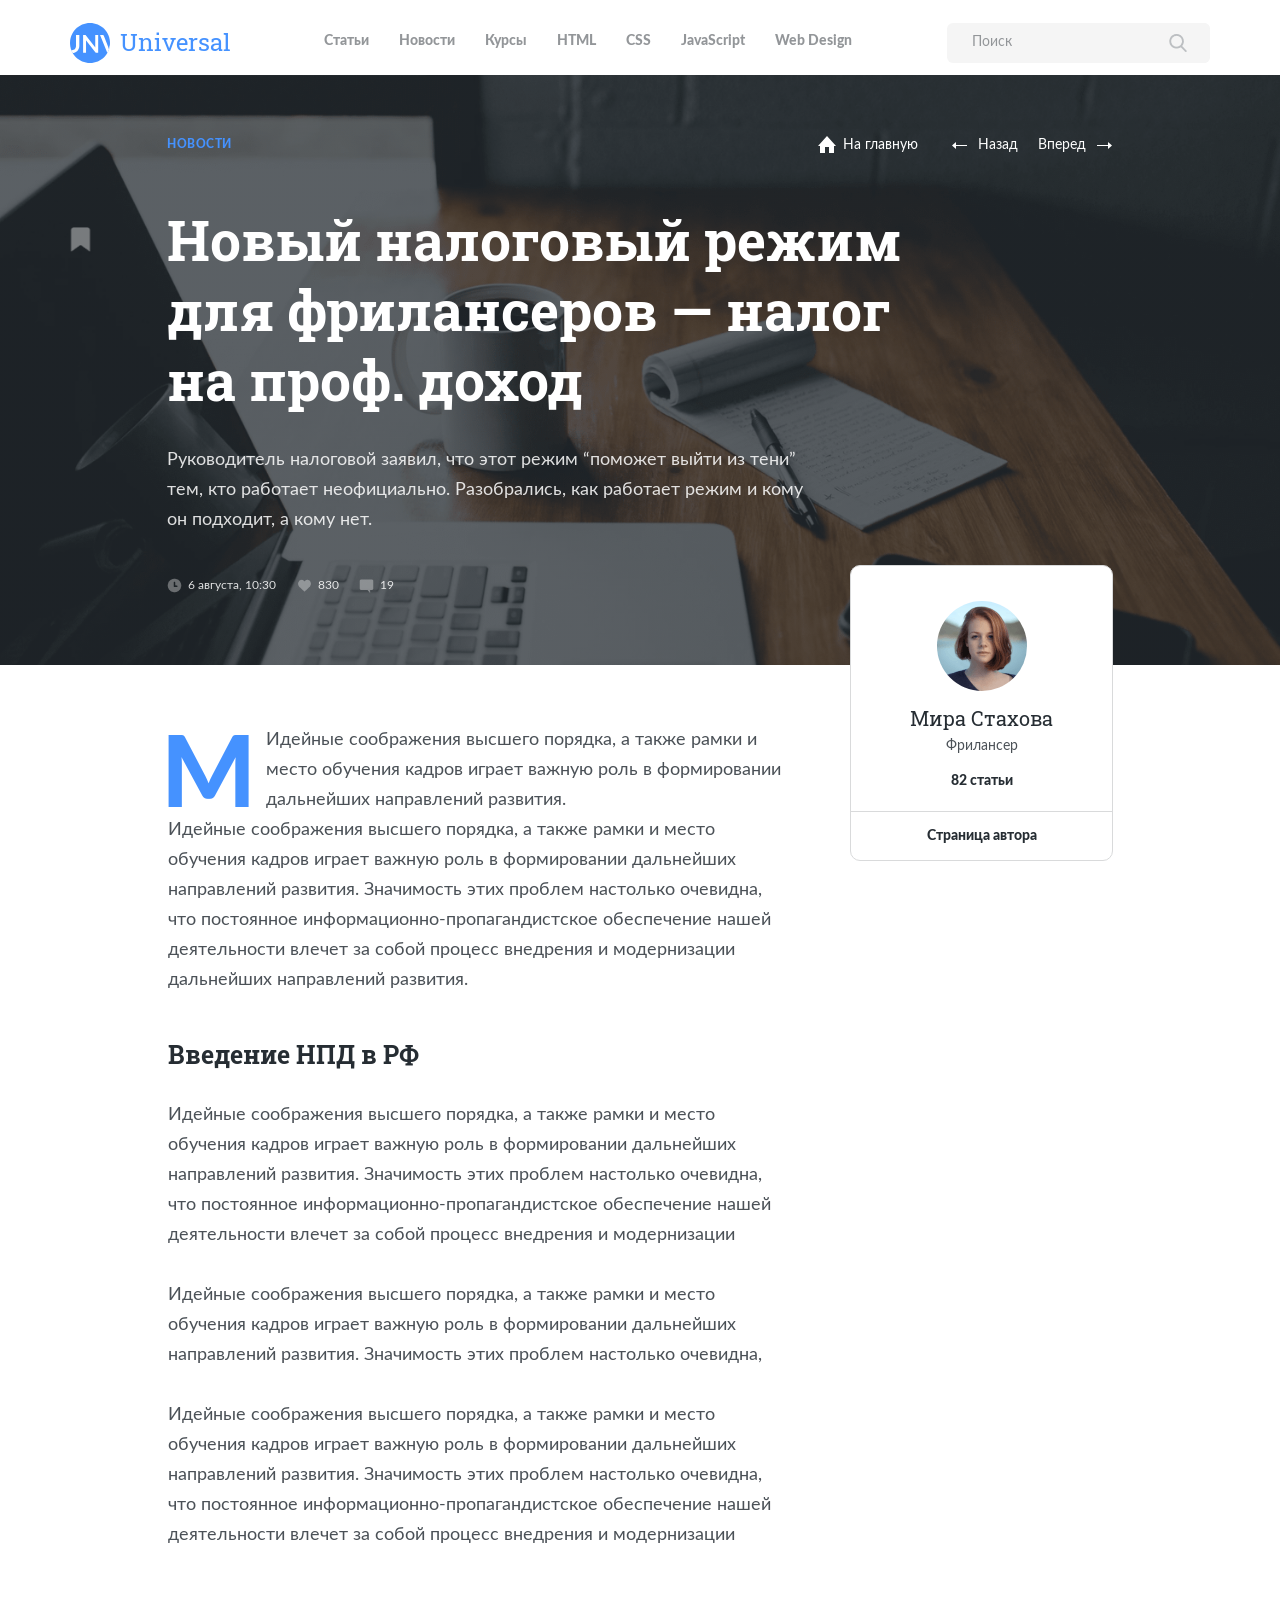
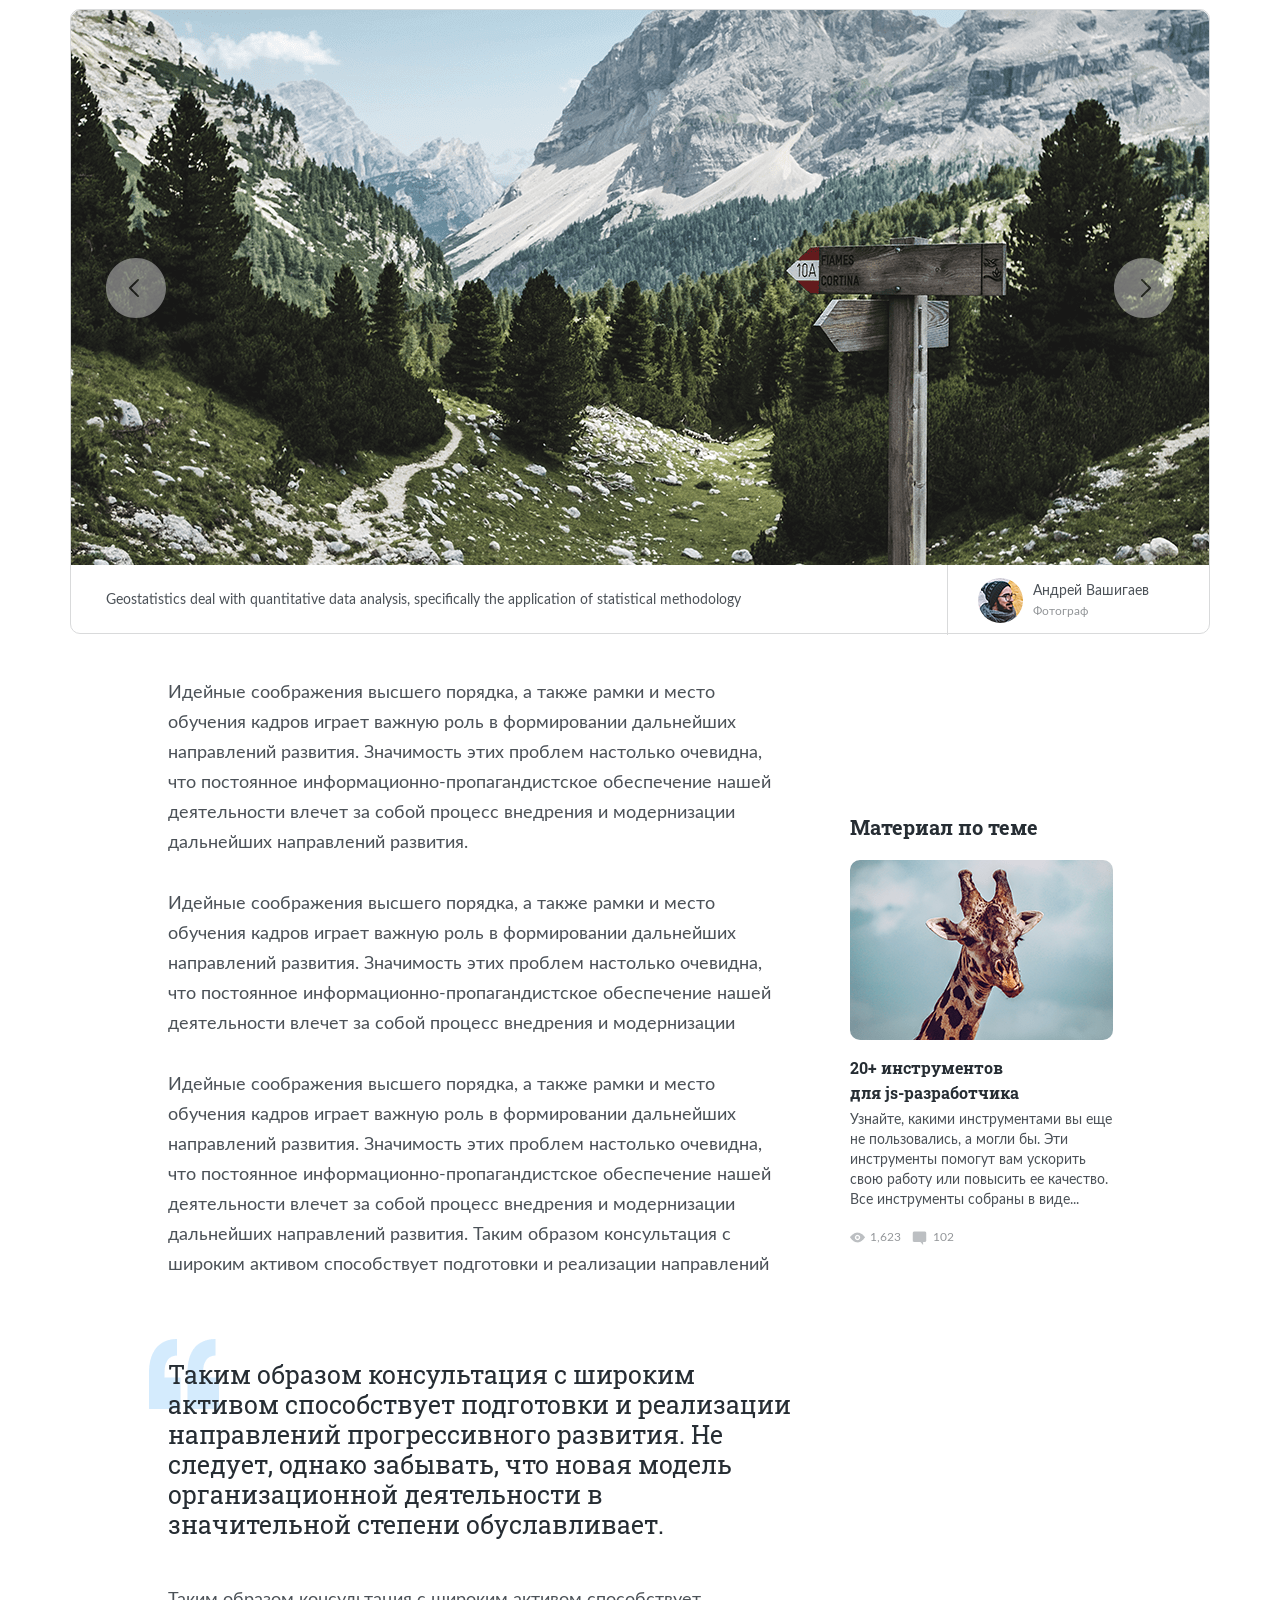
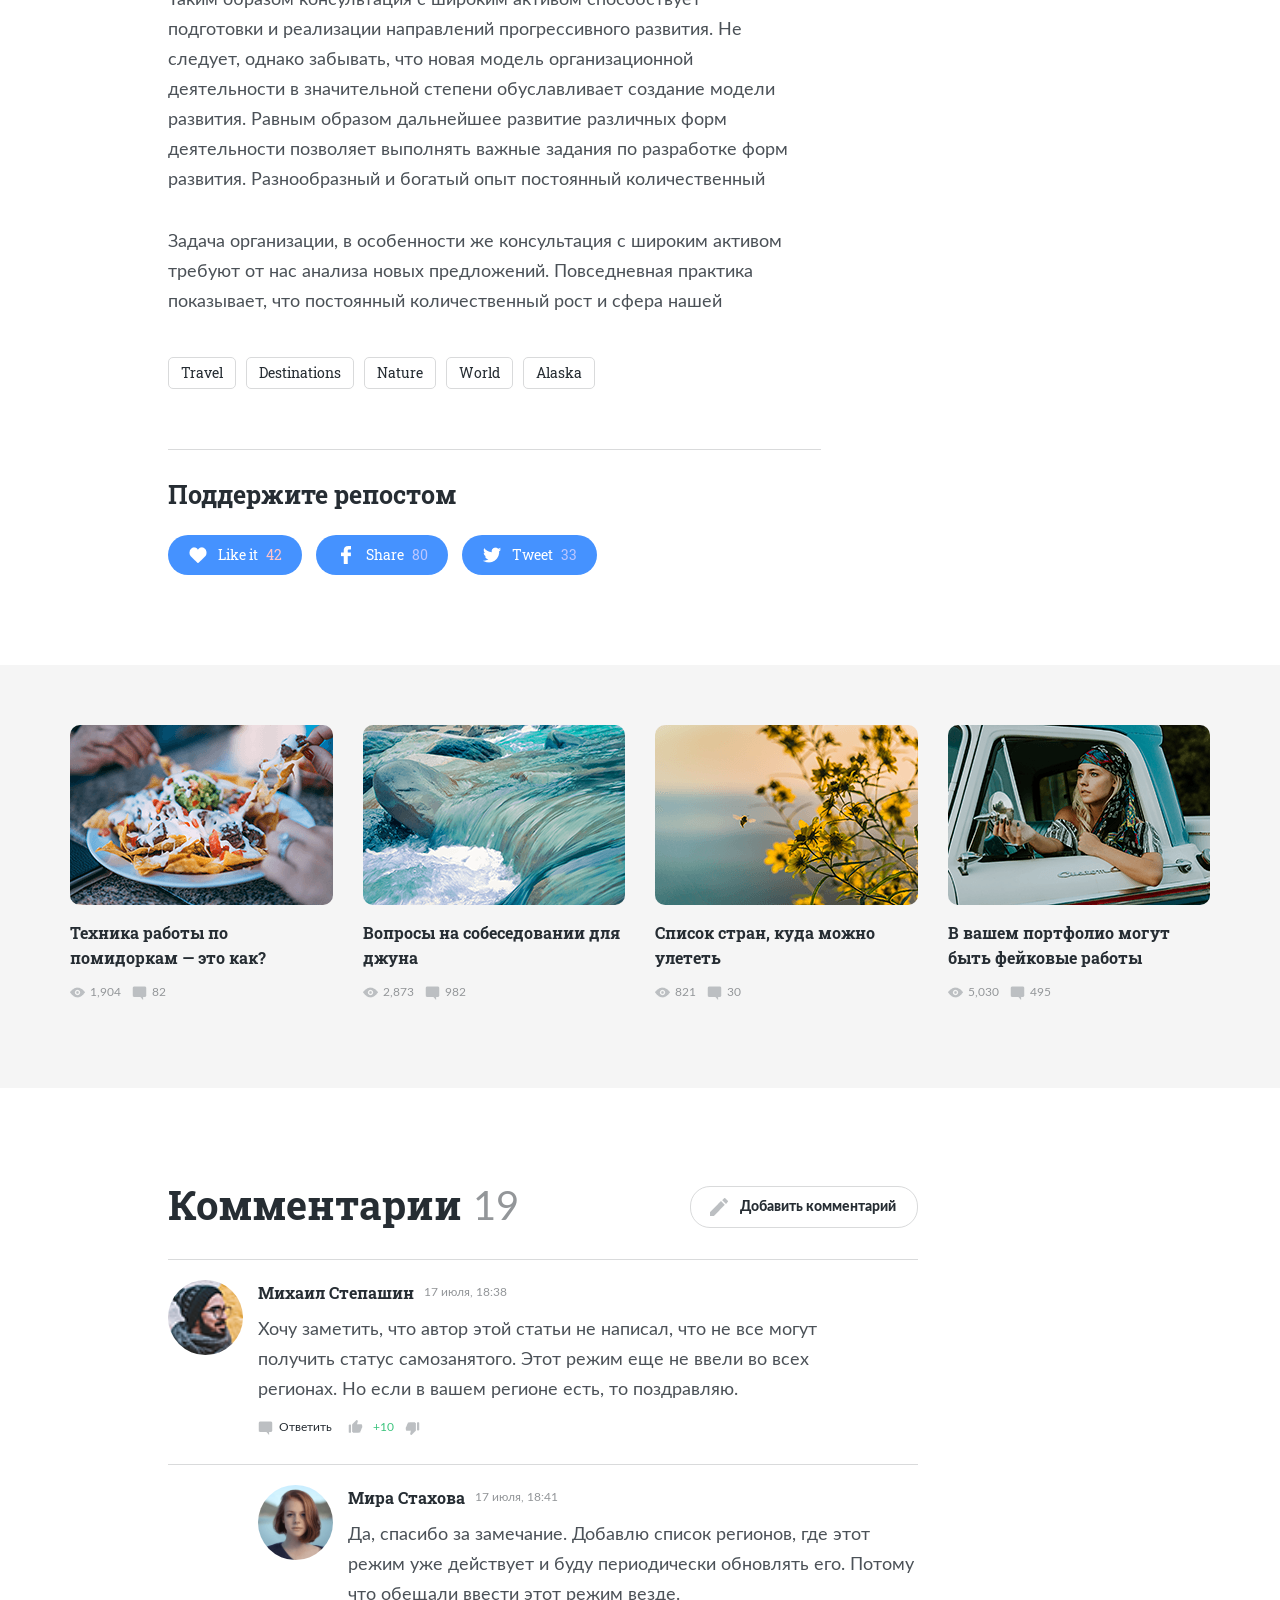
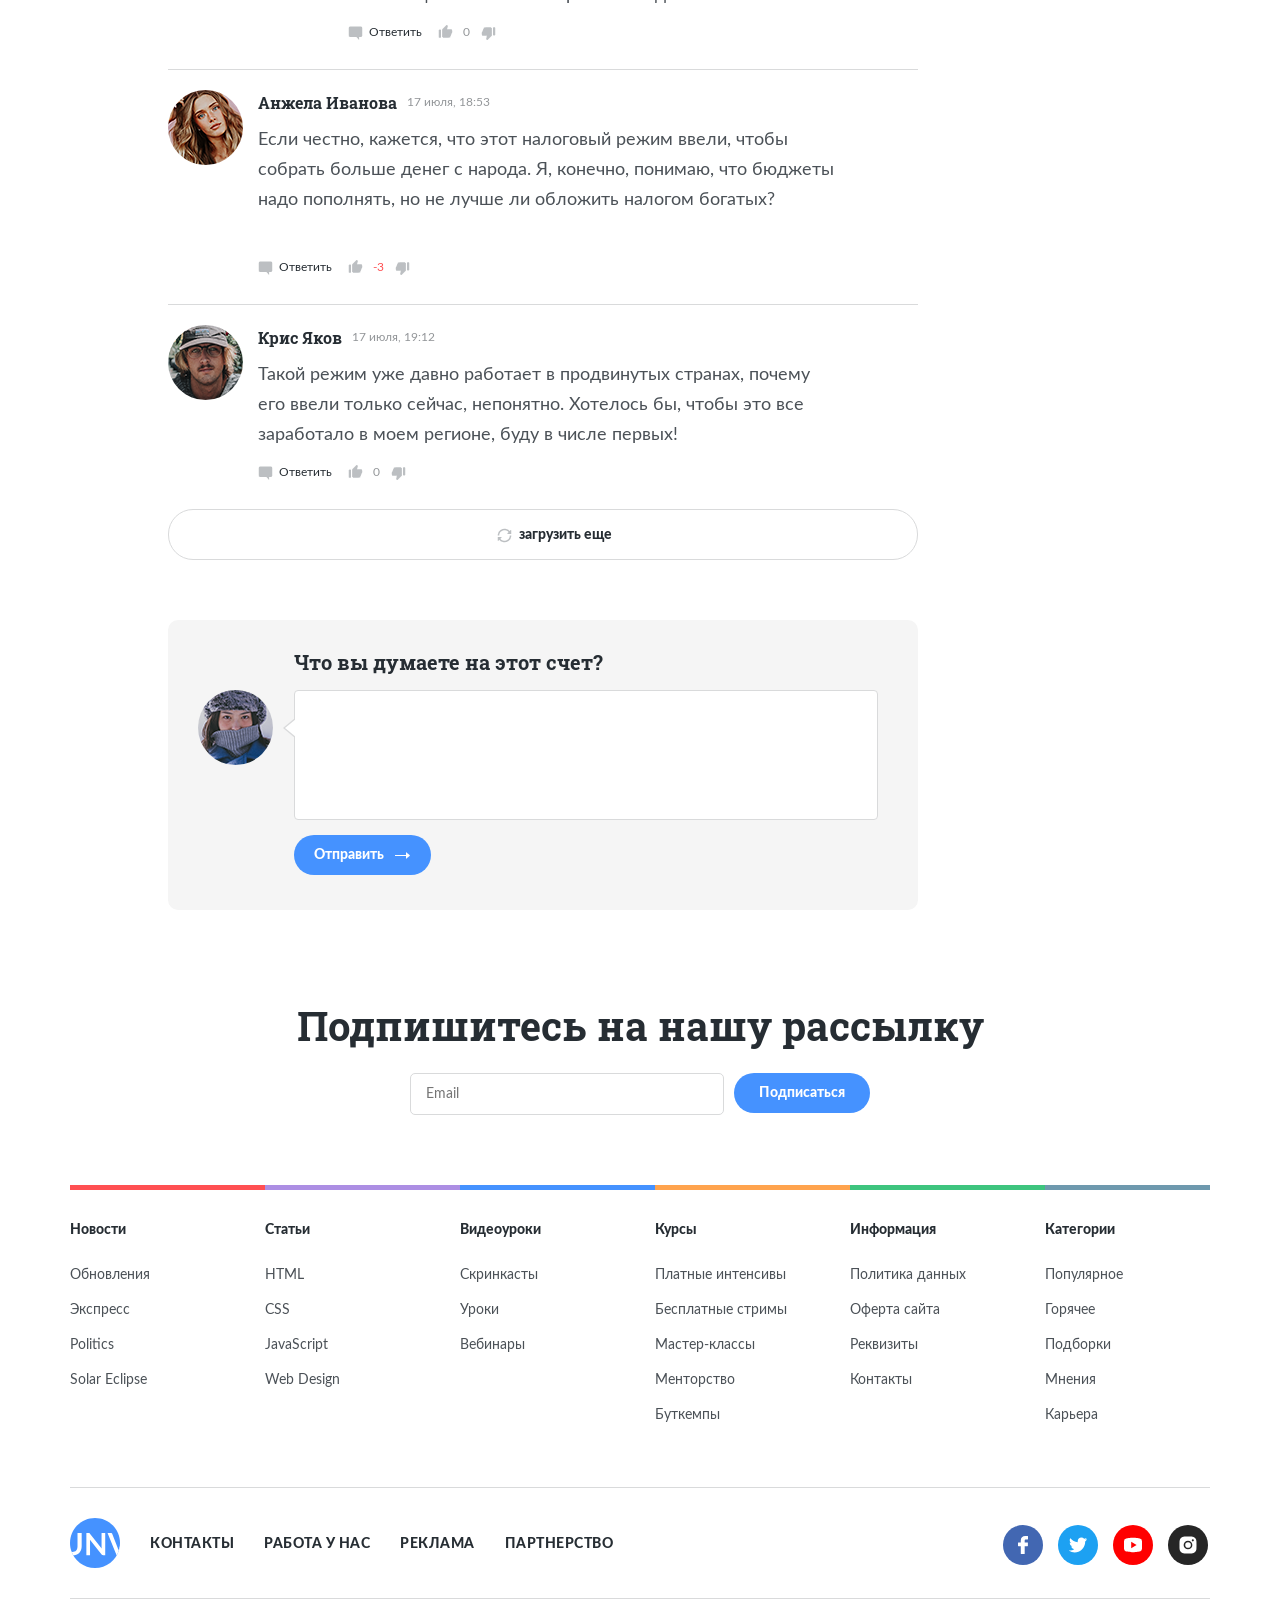
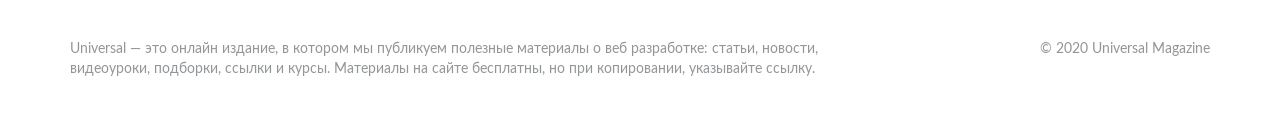
<file: article.html>
<!DOCTYPE html>
<html lang="ru">
<head>
    <meta charset="UTF-8">
    <meta name="viewport" content="width=device-width, initial-scale=1.0">
    <title>Universal - Blog</title>
    <link rel="shortcut icon" href="img/favicon.ico" type="image/x-icon">
    <link rel="icon" href="img/favicon.ico" type="image/x-icon">
    <link href="https://fonts.googleapis.com/css2?family=Roboto+Slab:wght@700&display=swap" rel="stylesheet">
    <link rel="stylesheet" href="css/swiper-bundle.min.css">
    <link rel="stylesheet" href="css/style.css">
</head>
<body class="article-body">
    <header class="navbar navbar__mobile_fixed navbar-article navbar__mobile_fixed--article">
        <div class="container">
            <div class="navbar-block navbar-block--article">
                <div class="navbar-logo">
                    <a href="./index.html" class="navbar-logo__icon">
                        <img src="img/Symbol.svg" alt="Logo: Universal" class="navbar-logo__image">
                    </a>
                    <a href="./index.html" class="navbar-logo__text navbar-logo__text--article">Universal</a>
                </div>
                <!-- /.navbar__logo -->

                <ul class="navbar-menu navbar-menu--article">
                    <li class="navbar-menu__item">
                        <a href="#articles" class="navbar-menu__link">Статьи</a>
                    </li>
                    <li class="navbar-menu__item">
                        <a href="#news" class="navbar-menu__link">Новости</a>
                    </li>
                    <li class="navbar-menu__item">
                        <a href="#course" class="navbar-menu__link">Курсы</a>
                    </li>
                    <li class="navbar-menu__item">
                        <a href="#course" class="navbar-menu__link">HTML</a>
                    </li>         
                    <li class="navbar-menu__item">
                        <a href="#course" class="navbar-menu__link">CSS</a>
                    </li>
                    <li class="navbar-menu__item">
                        <a href="#course" class="navbar-menu__link">JavaScript</a>
                    </li>
                    <li class="navbar-menu__item">
                        <a href="#course" class="navbar-menu__link">Web Design</a>
                    </li>
                </ul>

                <form action="#" class="search navbar__search">
                    <input type="text" class="search__input search__input--article" placeholder="Поиск" required minlength="2">
                    <button class="search__button search__button--article">
                        <img src="img/header/Search.png" alt="Иконка поиска">
                    </button>
                </form>
                <!-- /.navbar__search -->
                <button class="menu-button navbar-block__menu-button navbar-block__menu-button--article">
                    <span class="menu-button__line menu-button__line--article"></span>
                    <span class="menu-button__line menu-button__line--article"></span>
                    <span class="menu-button__line menu-button__line--article"></span>
                </button>
            </div>
            <!-- /.navbar-block -->
            <nav class="navbar-bottom">
                <div class="container">
                    <ul class="navbar-menu navbar-menu--mobile-visible">
                        <li class="navbar-menu__item navbar-menu__item--mobile">
                            <form action="#" class="search navbar__search navbar__search--mobile-visible">
                                <input type="text" class="search__input" placeholder="Поиск" required minlength="2">
                                <button class="search__button">
                                    <img src="img/header/Search.png" alt="Иконка поиска">
                                </button>
                            </form>
                            <!-- /.navbar__search -->
                        </li>
                        <li class="navbar-menu__item navbar-menu__item--mobile">
                            <a href="#articles" class="navbar-menu__link">Статьи</a>
                        </li>
                        <li class="navbar-menu__item navbar-menu__item--mobile">
                            <a href="#news" class="navbar-menu__link">Новости</a>
                        </li>
                        <li class="navbar-menu__item navbar-menu__item--mobile">
                            <a href="#course" class="navbar-menu__link">Курсы</a>
                        </li>
                        <li class="navbar-menu__item navbar-menu__item--mobile">
                            <a href="#course" class="navbar-menu__link">HTML</a>
                        </li>         
                        <li class="navbar-menu__item navbar-menu__item--mobile">
                            <a href="#course" class="navbar-menu__link">CSS</a>
                        </li>
                        <li class="navbar-menu__item navbar-menu__item--mobile">
                            <a href="#course" class="navbar-menu__link">JavaScript</a>
                        </li>
                        <li class="navbar-menu__item navbar-menu__item--mobile">
                            <a href="#course" class="navbar-menu__link">Web Design</a>
                        </li>
                    </ul>
                </div>
            </nav>
            <!-- /.navbar-bottom  -->
        </div>
        <!-- /.container -->
    </header>
    <!-- /.navbar -->

    <section class="main">
        <div class="container">
            <div class="main-block">
                <div class="main-block__nav">
                    <span class="main-block__theme">Новости</span>
                    <div class="main-block__btn">
                        <a href="index.html" class="main-block__link">
                            <img src="img/main/Home.svg" alt="Иконка дома">
                            <span class="main-block__button main-block__button--main">На главную</span>
                        </a>
                        <a href="second.html" class="main-block__link">
                            <img src="img/main/Arrow-left.svg" alt="Иконка влево">
                            <span class="main-block__button main-block__button--prev">Назад</span>
                        </a>
                        <a href="second.html" class="main-block__link">
                            <span class="main-block__button main-block__button--next">Вперед</span>
                            <img src="img/main/Arrow-right.svg" alt="Иконка вправо">
                        </a>
                    </div>
                </div>
                <!-- /.main-block__nav -->
                <div class="main-block__text">
                    <img src="img/main/Bookmark.png" alt="Иконка заметок" class="main-block__note">
                    <div class="main-block__info">
                        <h1 class="main-block__title">Новый налоговый режим для фрилансеров — налог на проф. доход</h1>
                        <p class="main-block__description">Руководитель налоговой заявил, что этот режим “поможет выйти из тени” тем, кто работает неофициально. Разобрались, как работает режим и кому он подходит, а кому нет.</p>
                        <!-- /.main-block__description -->
                        <div class="main-block__stats">
                            <img src="img/main/Clock.png" alt="иконка часов">
                            <span class="main-block__data">6 августа, 10:30</span>
                            <img src="img/main/Heart.png" alt="иконка лайков">
                            <span class="main-block__number">830</span>
                            <img src="img/main/Comment.png" alt="иконка комментариев">
                            <span class="main-block__number">19</span>
                        </div>
                        <!-- /.main-block__stats -->
                    </div>
                    <!-- /.main-block__info -->
                </div>
                <!-- /.main-block__info -->
            </div>
            <!-- /.main-block -->
        </div>
        <!-- /.container -->
    </section>
    <!-- /.main -->

    <section class="article" id="articles">
        <div class="container">
            <div class="article-container">
                <div class="article-wrapper">
                    <div class="article__card author-card">
                        <img src="img/article/avatar.png" alt="Аватар пользователя" class="author-card__avatar">
                        <span class="author-card__name">Мира Стахова</span>
                        <span class="author-card__profession">Фрилансер</span>
                        <span class="author-card__articles">82 статьи</span>
                        <div class="author-card__block hover-button-white">
                            <a href="#" class="author-card__link">Страница автора</a>
                        </div>
                    </div>
                    <!-- /.article__card -->
                    <div class="article__info">
                        <span class="article__letter">М</span>
                        <p class="article__text">Идейные соображения высшего порядка, а также рамки и место обучения кадров играет важную роль в формировании дальнейших направлений развития. <br> Идейные соображения высшего порядка, а также рамки и место обучения кадров играет важную роль в формировании дальнейших направлений развития. Значимость этих проблем настолько очевидна,&nbsp; что постоянное информационно-пропагандистское обеспечение нашей деятельности влечет за собой процесс внедрения и модернизации дальнейших направлений развития.</p>
                        <!-- /.article__text -->
                    </div>
                </div>
                <!-- /.article-wrapper -->
                <h2 class="article__title-text">Введение НПД в РФ</h2>
                <p class="article__text">Идейные соображения высшего порядка, а также рамки и место обучения кадров играет важную роль в формировании дальнейших направлений развития. Значимость этих проблем настолько очевидна,&nbsp; что постоянное информационно-пропагандистское обеспечение нашей деятельности влечет за собой процесс внедрения и модернизации </p>
                <p class="article__text article__text--mt">Идейные соображения высшего порядка, а также рамки и место обучения кадров играет важную роль в формировании дальнейших направлений развития. Значимость этих проблем настолько очевидна, </p>
                <p class="article__text">Идейные соображения высшего порядка, а также рамки и место обучения кадров играет важную роль в формировании дальнейших направлений развития. Значимость этих проблем настолько очевидна, &nbsp; что постоянное информационно-пропагандистское обеспечение нашей деятельности влечет за собой процесс внедрения и модернизации </p>
            </div>
            <!-- /.article-container -->
            <div class="article-block">
                <div class="article-slider">
                    <!-- Slider main container -->
                    <div class="swiper-container article-slider__container">
                        <!-- Additional required wrapper -->
                        <div class="swiper-wrapper article-slider__wrapper">
                            <!-- Slides -->
                            <div class="swiper-slide article-slider__slide">
                                <img src="img/article/slide-1.png" alt="Фотография слайдера" class="article-slider__image">
                            </div>
                            <div class="swiper-slide article-slider__slide">
                                <img src="img/article/slide-2.png" alt="Фотография слайдера" class="article-slider__image">
                            </div>
                            <div class="swiper-slide article-slider__slide">
                                <img src="img/article/slide-3.png" alt="Фотография слайдера" class="article-slider__image">
                            </div>
                        </div>

                        <!-- If we need navigation buttons -->
                        <button class="article-slider__button article-slider__button--prev"></button>
                        <button class="article-slider__button article-slider__button--next"></button>
                    </div>
                </div>
                <!-- /.article-slider -->
                <div class="article-about">
                    <div class="article-about__description">Geostatistics deal with quantitative data analysis, specifically the application of statistical methodology</div>
                    <div class="article-about__author">
                        <a href="#" class="article-about__user">
                            <img src="img/article/slider-avatar.png" alt="Аватарка пользователя" class="article-about__avatar">
                            <div class="article-about__info">
                                <span class="article-about__name">Андрей Вашигаев</span>
                                <span class="article-about__profession">Фотограф</span>
                            </div>
                        </a>
                    </div>
                </div>
                <!-- /.article-about -->
            </div>
            <!-- /.article-slider -->
            <div class="article-container">
                <div class="article-wrapper">
                    <p class="article__text article__text--mb">Идейные соображения высшего порядка, а также рамки и место обучения кадров играет важную роль в формировании дальнейших направлений развития. Значимость этих проблем настолько очевидна,&nbsp; что постоянное информационно-пропагандистское обеспечение нашей деятельности влечет за собой процесс внедрения и модернизации дальнейших направлений развития.
                    </p>
                    <!-- /.article__text -->
                    <div class="article__card author-material">
                        <h2 class="author-material__title">Материал по теме</h2>
                        <img src="img/article/animal.png" alt="Фото жирафа" class="author-material__animal">
                        <h3 class="author-material__subtitle">20+ инструментов для js-разработчика</h3>
                        <p class="author-material__text">Узнайте, какими инструментами вы еще не пользовались, а могли бы. Эти инструменты помогут вам ускорить свою работу или повысить ее качество. Все инструменты собраны в виде...</p>
                        <div class="author-material__stats">
                            <img src="img/article/Eye.png" alt="иконка глаза">
                            <span class="author-material__data">1,623</span>
                            <img src="img/article/Comment.png" alt="иконка комментариев" class="author-material__comment">
                            <span class="author-material__number">102</span>
                        </div>
                    </div>
                    <!-- /.author-material -->
                    <p class="article__text article__text--mb">Идейные соображения высшего порядка, а также рамки и место обучения кадров играет важную роль в формировании дальнейших направлений развития. Значимость этих проблем настолько очевидна,&nbsp; что постоянное информационно-пропагандистское обеспечение нашей деятельности влечет за собой процесс внедрения и модернизации </p>
                    <!-- /.article__text -->
                    <p class="article__text">Идейные соображения высшего порядка, а также рамки и место обучения кадров играет важную роль в формировании дальнейших направлений развития. Значимость этих проблем настолько очевидна,&nbsp; что постоянное информационно-пропагандистское обеспечение нашей деятельности влечет за собой процесс внедрения и модернизации дальнейших направлений развития. Таким образом консультация с широким активом способствует подготовки и реализации направлений </p>
                    <!-- /.article__text -->
                </div>
                <!-- /.article-wrapper -->
                <div class="article-quote">
                    <p class="article__text article__text--quote">Таким образом консультация с широким активом способствует подготовки и реализации направлений прогрессивного развития. Не следует, однако забывать, что новая модель организационной деятельности в значительной степени обуславливает.</p>
                </div>
                <!-- /.article-quote -->
                <p class="article__text">Таким образом консультация с широким активом способствует подготовки и реализации направлений прогрессивного развития. Не следует, однако забывать, что новая модель организационной деятельности в значительной степени обуславливает создание модели развития. Равным образом дальнейшее развитие различных форм деятельности позволяет выполнять важные задания по разработке форм развития. Разнообразный и богатый опыт постоянный количественный </p>
                <!-- /.article__text -->
                <p class="article__text article__text--last">Задача организации, в особенности же консультация с широким активом требуют от нас анализа новых предложений. Повседневная практика показывает, что постоянный количественный рост и сфера нашей </p>
                <!-- /.article__text -->
                <div class="article-btn">
                    <a href="#" class="article-btn__item">Travel</a>
                    <!-- /.button article-btn__item -->
                    <a href="#" class="article-btn__item">Destinations</a>
                    <!-- /.button article-btn__item -->
                    <a href="#" class="article-btn__item">Nature</a>
                    <!-- /.button article-btn__item -->
                    <a href="#" class="article-btn__item">World</a>
                    <!-- /.button article-btn__item -->
                    <a href="#" class="article-btn__item">Alaska</a>
                    <!-- /.button article-btn__item -->
                </div>
                <!-- /.article-btn -->
                <div class="article-repost">
                    <h2 class="article-repost__title">Поддержите репостом</h2>
                    <!-- /.article-repost__title -->
                    <div class="article-repost__btn">
                        <button class="button article-repost__item hover-button">
                            <img src="img/article/Heart.png" alt="Icon: Like">
                            <span class="article-repost__text">Like it</span>
                            <!-- /.article-repost__text -->
                            <span class="article-repost__number article-repost__number--active">42</span>
                            <!-- /.article-repost__number -->
                        </button>
                        <!-- /.button article-repost__item -->
                        <button class="button article-repost__item hover-button">
                            <img src="img/article/Facebook.png" alt="Icon: facebook">
                            <span class="article-repost__text">Share</span>
                            <!-- /.article-repost__text -->
                            <span class="article-repost__number">80</span>
                            <!-- /.article-repost__number -->
                        </button>
                        <!-- /.button article-repost__item -->
                        <button class="button article-repost__item hover-button">
                            <img src="img/article/Twitter.png" alt="Icon: Twitter">
                            <span class="article-repost__text">Tweet</span>
                            <!-- /.article-repost__text -->
                            <span class="article-repost__number">33</span>
                            <!-- /.article-repost__number -->
                        </button>
                        <!-- /.button article-repost__item -->
                    </div>
                    <!-- /.article-repost__btn -->
                </div>
                <!-- /.article-repost -->
            </div>
            <!-- /.article-container -->
        </div>
        <!-- /.container -->
    </section>
    <!-- /.article -->

    <section class="other" id="news"> 
        <div class="container">
            <div class="other-block">
                <div class="other-block__item">
                    <img src="img/other/other-1.png" alt="Фотография еды" class="other-block__image">
                    <h2 class="other-block__title">Техника работы по помидоркам — это как? </h2>
                    <!-- /.other-block__title -->
                    <div class="other-block__stats">
                        <img src="img/other/Eye.png" alt="Icon: eye">
                        <span class="other-block__number">1,904</span>
                        <!-- /.other-block__number -->
                        <img src="img/other/Comment.png" alt="Icon: comment" class="other-block__icon">
                        <span class="other-block__number">82</span>
                        <!-- /.other-block__number -->
                    </div>
                    <!-- /.other-block__stats -->
                </div>
                <!-- /.other-block__item -->
                <div class="other-block__item">
                    <img src="img/other/other-2.png" alt="Фотография воды" class="other-block__image">
                    <h2 class="other-block__title">Вопросы на собеседовании для джуна</h2>
                    <!-- /.other-block__title -->
                    <div class="other-block__stats">
                        <img src="img/other/Eye.png" alt="Icon: eye">
                        <span class="other-block__number">2,873</span>
                        <!-- /.other-block__number -->
                        <img src="img/other/Comment.png" alt="Icon: comment" class="other-block__icon">
                        <span class="other-block__number">982</span>
                        <!-- /.other-block__number -->
                    </div>
                    <!-- /.other-block__stats -->
                </div>
                <!-- /.other-block__item -->
                <div class="other-block__item">
                    <img src="img/other/other-3.png" alt="Фотография цветов" class="other-block__image">
                    <h2 class="other-block__title">Список стран, куда можно улететь</h2>
                    <!-- /.other-block__title -->
                    <div class="other-block__stats">
                        <img src="img/other/Eye.png" alt="Icon: eye">
                        <span class="other-block__number">821</span>
                        <!-- /.other-block__number -->
                        <img src="img/other/Comment.png" alt="Icon: comment" class="other-block__icon">
                        <span class="other-block__number">30</span>
                        <!-- /.other-block__number -->
                    </div>
                    <!-- /.other-block__stats -->
                </div>
                <!-- /.other-block__item -->
                <div class="other-block__item">
                    <img src="img/other/other-4.png" alt="Фотография машины" class="other-block__image">
                    <h2 class="other-block__title">В вашем портфолио могут быть фейковые работы</h2>
                    <!-- /.other-block__title -->
                    <div class="other-block__stats">
                        <img src="img/other/Eye.png" alt="Icon: eye">
                        <span class="other-block__number">5,030</span>
                        <!-- /.other-block__number -->
                        <img src="img/other/Comment.png" alt="Icon: comment" class="other-block__icon">
                        <span class="other-block__number">495</span>
                        <!-- /.other-block__number -->
                    </div>
                    <!-- /.other-block__stats -->
                </div>
                <!-- /.other-block__item -->
            </div>
            <!-- /.other-block -->
        </div>
        <!-- /.container -->
    </section>
    <!-- /.other -->

    <section class="comments" id="course">
        <div class="container">
            <div class="comments-container">
                <div class="comments-header">
                    <div class="comments-header__left">
                        <h2 class="comments-header__title">Комментарии</h2>
                        <span class="comments-header__number">19</span>
                    </div>
                    <button class="button comments-header__right hover-button-white">
                        <img src="img/comments/Pencil.png" alt="Icon: Pencil">
                        <span class="comments-header__text">Добавить комментарий</span>
                    </button>
                </div>
                <!-- /.comments-header -->
                <div class="comments-block">
                    <div class="comments-block__item">
                        <img src="img/comments/slider-avatar.png" alt="Аватар комментатора" class="comments-block__avatar">
                        <div class="comments-block__info">
                            <div class="comments-block__head">
                                <h2 class="comments-block__title">Михаил Степашин</h2>
                                <span class="comments-block__data">17 июля, 18:38</span>
                            </div>
                            <!-- /.comments-block__head -->
                            <p class="comments-block__text">Хочу заметить, что автор этой статьи не написал, что не все могут <br> получить статус самозанятого. Этот режим еще не ввели во всех <br> регионах. Но если в вашем регионе есть, то поздравляю.</p>
                            <div class="comments-block__stats">
                                <img src="img/comments/Comment.png" alt="Icon: comment" class="comments-block__icon">
                                <span class="comments-block__response">Ответить</span>
                                <img src="img/comments/Thumb.png" alt="Icon: like" class="comments-block__icon">
                                <span class="comments-block__number comments-block__number--positive">+10</span>
                                <img src="img/comments/Thumb-2.png" alt="Icon: dislike" class="comments-block__icon">
                            </div>
                            <!-- /.comments-block__stats -->
                        </div>
                    </div>
                    <!-- /.comments-block__item -->
                    <div class="comments-block__item comments-block__item--response">
                        <img src="img/comments/avatar.png" alt="Аватар комментатора" class="comments-block__avatar">
                        <div class="comments-block__info">
                            <div class="comments-block__head">
                                <h2 class="comments-block__title">Мира Стахова</h2>
                                <span class="comments-block__data">17 июля, 18:41</span>
                            </div>
                            <!-- /.comments-block__head -->
                            <p class="comments-block__text">Да, спасибо за замечание. Добавлю список регионов, где этот режим уже действует и буду периодически обновлять его. Потому что обещали ввести этот режим везде.</p>
                            <div class="comments-block__stats">
                                <img src="img/comments/Comment.png" alt="Icon: comment" class="comments-block__icon">
                                <span class="comments-block__response">Ответить</span>
                                <img src="img/comments/Thumb.png" alt="Icon: like" class="comments-block__icon">
                                <span class="comments-block__number">0</span>
                                <img src="img/comments/Thumb-2.png" alt="Icon: dislike" class="comments-block__icon">
                            </div>
                            <!-- /.comments-block__stats -->
                        </div>
                    </div>
                    <!-- /.comments-block__item -->
                    <div class="comments-block__item">
                        <img src="img/comments/comment-1.png" alt="Аватар комментатора" class="comments-block__avatar">
                        <div class="comments-block__info">
                            <div class="comments-block__head">
                                <h2 class="comments-block__title">Анжела Иванова</h2>
                                <span class="comments-block__data">17 июля, 18:53</span>
                            </div>
                            <!-- /.comments-block__head -->
                            <p class="comments-block__text comments-block__text--three">Если честно, кажется, что этот налоговый режим ввели, чтобы <br> собрать больше денег с народа. Я, конечно, понимаю, что бюджеты <br> надо пополнять, но не лучше ли обложить налогом богатых?</p>
                            <div class="comments-block__stats">
                                <img src="img/comments/Comment.png" alt="Icon: comment" class="comments-block__icon">
                                <span class="comments-block__response">Ответить</span>
                                <img src="img/comments/Thumb.png" alt="Icon: like" class="comments-block__icon">
                                <span class="comments-block__number comments-block__number--negative">-3</span>
                                <img src="img/comments/Thumb-2.png" alt="Icon: dislike" class="comments-block__icon">
                            </div>
                            <!-- /.comments-block__stats -->
                        </div>
                    </div>
                    <!-- /.comments-block__item -->
                    <div class="comments-block__item comments-block__item--bb">
                        <img src="img/comments/comment-2.png" alt="Аватар комментатора" class="comments-block__avatar">
                        <div class="comments-block__info">
                            <div class="comments-block__head">
                                <h2 class="comments-block__title">Крис Яков</h2>
                                <span class="comments-block__data">17 июля, 19:12</span>
                            </div>
                            <!-- /.comments-block__head -->
                            <p class="comments-block__text">Такой режим уже давно работает в продвинутых странах, почему <br> его ввели только сейчас, непонятно. Хотелось бы, чтобы это все <br> заработало в моем регионе, буду в числе первых!</p>
                            <div class="comments-block__stats">
                                <img src="img/comments/Comment.png" alt="Icon: comment" class="comments-block__icon">
                                <span class="comments-block__response">Ответить</span>
                                <img src="img/comments/Thumb.png" alt="Icon: like" class="comments-block__icon">
                                <span class="comments-block__number">0</span>
                                <img src="img/comments/Thumb-2.png" alt="Icon: dislike" class="comments-block__icon">
                            </div>
                            <!-- /.comments-block__stats -->
                        </div>
                    </div>
                    <!-- /.comments-block__item -->
                    <div class="comments-block__item comments-block__item--button">
                        <button class="button comments-block__button hover-button-white">
                            <img src="img/comments/Loading.png" alt="Icon: loading">
                            <span class="comments-block__button-text">загрузить еще</span>
                        </button> 
                        <!-- /.button comments-block__button -->
                    </div>
                    <!-- /.comments-block__item -->
                    <div class="comments-block__item comments-block__item--dn comments-block__item--first">
                        <img src="img/comments/slider-avatar.png" alt="Аватар комментатора" class="comments-block__avatar">
                        <div class="comments-block__info">
                            <div class="comments-block__head">
                                <h2 class="comments-block__title">Михаил Степашин</h2>
                                <span class="comments-block__data">17 июля, 18:38</span>
                            </div>
                            <!-- /.comments-block__head -->
                            <p class="comments-block__text">Хочу заметить, что автор этой статьи не написал, что не все могут <br> получить статус самозанятого. Этот режим еще не ввели во всех <br> регионах. Но если в вашем регионе есть, то поздравляю.</p>
                            <div class="comments-block__stats">
                                <img src="img/comments/Comment.png" alt="Icon: comment" class="comments-block__icon">
                                <span class="comments-block__response">Ответить</span>
                                <img src="img/comments/Thumb.png" alt="Icon: like" class="comments-block__icon">
                                <span class="comments-block__number comments-block__number--positive">+10</span>
                                <img src="img/comments/Thumb-2.png" alt="Icon: dislike" class="comments-block__icon">
                            </div>
                            <!-- /.comments-block__stats -->
                        </div>
                    </div>
                    <!-- /.comments-block__item -->
                    <div class="comments-block__item comments-block__item--response comments-block__item--dn">
                        <img src="img/comments/avatar.png" alt="Аватар комментатора" class="comments-block__avatar">
                        <div class="comments-block__info">
                            <div class="comments-block__head">
                                <h2 class="comments-block__title">Мира Стахова</h2>
                                <span class="comments-block__data">17 июля, 18:41</span>
                            </div>
                            <!-- /.comments-block__head -->
                            <p class="comments-block__text">Да, спасибо за замечание. Добавлю список регионов, где этот режим уже действует и буду периодически обновлять его. Потому что обещали ввести этот режим везде.</p>
                            <div class="comments-block__stats">
                                <img src="img/comments/Comment.png" alt="Icon: comment" class="comments-block__icon">
                                <span class="comments-block__response">Ответить</span>
                                <img src="img/comments/Thumb.png" alt="Icon: like" class="comments-block__icon">
                                <span class="comments-block__number">0</span>
                                <img src="img/comments/Thumb-2.png" alt="Icon: dislike" class="comments-block__icon">
                            </div>
                            <!-- /.comments-block__stats -->
                        </div>
                    </div>
                    <!-- /.comments-block__item -->
                    <div class="comments-block__item comments-block__item--dn">
                        <img src="img/comments/comment-1.png" alt="Аватар комментатора" class="comments-block__avatar">
                        <div class="comments-block__info">
                            <div class="comments-block__head">
                                <h2 class="comments-block__title">Анжела Иванова</h2>
                                <span class="comments-block__data">17 июля, 18:53</span>
                            </div>
                            <!-- /.comments-block__head -->
                            <p class="comments-block__text comments-block__text--three">Если честно, кажется, что этот налоговый режим ввели, чтобы <br> собрать больше денег с народа. Я, конечно, понимаю, что бюджеты <br> надо пополнять, но не лучше ли обложить налогом богатых?</p>
                            <div class="comments-block__stats">
                                <img src="img/comments/Comment.png" alt="Icon: comment" class="comments-block__icon">
                                <span class="comments-block__response">Ответить</span>
                                <img src="img/comments/Thumb.png" alt="Icon: like" class="comments-block__icon">
                                <span class="comments-block__number comments-block__number--negative">-3</span>
                                <img src="img/comments/Thumb-2.png" alt="Icon: dislike" class="comments-block__icon">
                            </div>
                            <!-- /.comments-block__stats -->
                        </div>
                    </div>
                    <!-- /.comments-block__item -->
                    <div class="comments-block__item comments-block__item--bb comments-block__item--dn">
                        <img src="img/comments/comment-2.png" alt="Аватар комментатора" class="comments-block__avatar">
                        <div class="comments-block__info">
                            <div class="comments-block__head">
                                <h2 class="comments-block__title">Крис Яков</h2>
                                <span class="comments-block__data">17 июля, 19:12</span>
                            </div>
                            <!-- /.comments-block__head -->
                            <p class="comments-block__text">Такой режим уже давно работает в продвинутых странах, почему <br> его ввели только сейчас, непонятно. Хотелось бы, чтобы это все <br> заработало в моем регионе, буду в числе первых!</p>
                            <div class="comments-block__stats">
                                <img src="img/comments/Comment.png" alt="Icon: comment" class="comments-block__icon">
                                <span class="comments-block__response">Ответить</span>
                                <img src="img/comments/Thumb.png" alt="Icon: like" class="comments-block__icon">
                                <span class="comments-block__number">0</span>
                                <img src="img/comments/Thumb-2.png" alt="Icon: dislike" class="comments-block__icon">
                            </div>
                            <!-- /.comments-block__stats -->
                        </div>
                    </div>
                    <!-- /.comments-block__item -->
                </div>
                <!-- /.comments-block -->
                <div class="comments-form">
                    <h2 class="comments-form__title">Что вы думаете на этот счет? </h2>
                    <div class="comments-form__info">
                        <img src="img/comments/form-avatar.png" alt="Аватар формы" class="comments-form__image">
                        <form action="send.php" method="POST" class="form comments-form__form">
                            <textarea name="message" id="message" class="comments-form__message" minlength="100" required></textarea>
                            <button class="button comments-form__button hover-button">
                                <span class="comments-form__send">Отправить</span>
                                <img src="img/Arrow.png" alt="Icon: arrow">
                            </button>
                        </form>

                    </div>
                    <!-- /.comments-form__info -->
                </div>
                <!-- /.comments-block__form -->
            </div>
            <!-- /.comments-container -->
        </div>
        <!-- /.container -->
    </section>
    <!-- /.comments -->

    <footer class="footer">
        <div class="container">
            <h2 class="footer__title">Подпишитесь на нашу рассылку</h2>
            <!-- /.footer__title -->
            <form action="send.php" method="POST" class="form footer__form">
                <div class="footer__input-group">
                    <input type="email" class="footer__input" required placeholder="Email" name="email">
                </div>
                <!-- /.footer__input-group -->
                <button class="button footer__button hover-button">Подписаться</button>
            </form>
            <!-- /.form footer__form -->
            <div class="footer-links">
                <div class="footer-links__new footer-links__block">
                    <h3 class="footer-links__title">Новости</h3>
                    <ul class="footer-links__list">
                        <li class="footer-links__item">
                            <a href="#" class="footer-links__link">Обновления</a>
                        </li>
                        <li class="footer-links__item">
                            <a href="#" class="footer-links__link">Экспресс</a>
                        </li>
                        <li class="footer-links__item">
                            <a href="#" class="footer-links__link">Politics</a>
                        </li>
                        <li class="footer-links__item">
                            <a href="#" class="footer-links__link">Solar Eclipse</a>
                        </li>
                    </ul>
                </div>
                <!-- /.footer-links__new -->
                <div class="footer-links__articles footer-links__block">
                    <h3 class="footer-links__title">Статьи</h3>
                    <ul class="footer-links__list">
                        <li class="footer-links__item">
                            <a href="#" class="footer-links__link">HTML</a>
                        </li>
                        <li class="footer-links__item">
                            <a href="#" class="footer-links__link">CSS</a>
                        </li>
                        <li class="footer-links__item">
                            <a href="#" class="footer-links__link">JavaScript</a>
                        </li>
                        <li class="footer-links__item">
                            <a href="#" class="footer-links__link">Web Design</a>
                        </li>
                    </ul>
                </div>
                <!-- /.footer-links__articles -->
                <div class="footer-links__movie footer-links__block">
                    <h3 class="footer-links__title">Видеоуроки</h3>
                    <ul class="footer-links__list">
                        <li class="footer-links__item">
                            <a href="#" class="footer-links__link">Скринкасты</a>
                        </li>
                        <li class="footer-links__item">
                            <a href="#" class="footer-links__link">Уроки</a>
                        </li>
                        <li class="footer-links__item">
                            <a href="#" class="footer-links__link">Вебинары</a>
                        </li>
                    </ul>
                </div>
                <!-- /.footer-links__movie -->
                <div class="footer-links__course footer-links__block">
                    <h3 class="footer-links__title">Курсы</h3>
                    <ul class="footer-links__list">
                        <li class="footer-links__item">
                            <a href="#" class="footer-links__link">Платные интенсивы</a>
                        </li>
                        <li class="footer-links__item">
                            <a href="#" class="footer-links__link">Бесплатные стримы</a>
                        </li>
                        <li class="footer-links__item">
                            <a href="#" class="footer-links__link">Мастер-классы</a>
                        </li>
                        <li class="footer-links__item">
                            <a href="#" class="footer-links__link">Менторство</a>
                        </li>
                        <li class="footer-links__item">
                            <a href="#" class="footer-links__link">Буткемпы</a>
                        </li>
                    </ul>
                </div>
                <!-- /.footer-links__course -->
                <div class="footer-links__information footer-links__block">
                    <h3 class="footer-links__title">Информация</h3>
                    <ul class="footer-links__list">
                        <li class="footer-links__item">
                            <a href="#" class="footer-links__link">Политика данных</a>
                        </li>
                        <li class="footer-links__item">
                            <a href="#" class="footer-links__link">Оферта сайта</a>
                        </li>
                        <li class="footer-links__item">
                            <a href="#" class="footer-links__link">Реквизиты</a>
                        </li>
                        <li class="footer-links__item">
                            <a href="#" class="footer-links__link">Контакты</a>
                        </li>
                    </ul>
                </div>
                <!-- /.footer-links__information -->
                <div class="footer-links__categories footer-links__block">
                    <h3 class="footer-links__title">Категории</h3>
                    <ul class="footer-links__list">
                        <li class="footer-links__item">
                            <a href="#" class="footer-links__link">Популярное</a>
                        </li>
                        <li class="footer-links__item">
                            <a href="#" class="footer-links__link">Горячее</a>
                        </li>
                        <li class="footer-links__item">
                            <a href="#" class="footer-links__link">Подборки</a>
                        </li>
                        <li class="footer-links__item">
                            <a href="#" class="footer-links__link">Мнения</a>
                        </li>
                        <li class="footer-links__item">
                            <a href="#" class="footer-links__link">Карьера</a>
                        </li>
                    </ul>
                </div>
                <!-- /.footer-links__categories -->
            </div>
            <!-- /.footer-links -->
            <div class="footer-social">
                <a href="#" class="footer-social__image">
                    <img src="img/Symbol.svg" alt="логотип" class="footer-social__logo">
                </a>
                <div class="footer-social__about">
                    <div class="footer-social__block">
                        <a href="#" class="footer-social__item">Контакты</a>
                        <a href="#" class="footer-social__item">Работа у нас</a>
                    </div>
                    <!-- /.footer-social__block -->
                    <div class="footer-social__block">
                        <a href="#" class="footer-social__item">Реклама</a>
                        <a href="#" class="footer-social__item">Партнерство</a>
                    </div>
                    <!-- /.footer-social__block -->
                </div>
                <!-- /.footer-social__about -->
                <div class="footer-social__links">
                    <a href="https://facebook.com" target="_blank" class="footer-social__icon footer-social__icon--facebook">
                        <img src="img/footer/Facebook.svg" alt="иконка Facebook">
                    </a>
                    <a href="https://twitter.com" target="_blank" class="footer-social__icon footer-social__icon--twitter">
                        <img src="img/footer/Twitter.svg" alt="иконка Twitter">
                    </a>
                    <a href="https://youtube.com" target="_blank" class="footer-social__icon footer-social__icon--youtube">
                        <img src="img/footer/YouTube.svg" alt="иконка Youtube">
                    </a>
                    <a href="https://www.instagram.com/" target="_blank" class="footer-social__icon footer-social__icon--instagram">
                        <img src="img/footer/Instagram.svg" alt="иконка Instagram">
                    </a>
                </div>
                <!-- /.footer-social__links -->
            </div>
            <!-- /.footer-social -->
            <div class="footer-bottom">
                <span class="footer-bottom__text">Universal — это онлайн издание, в котором мы публикуем полезные материалы о веб разработке: статьи, новости, видеоуроки, подборки, ссылки и курсы. Материалы на сайте бесплатны, но при копировании, указывайте ссылку.</span> 
                <!-- /.footer-bottom__text -->
                <span class="footer-bottom__year">© 2020 Universal Magazine</span> 
                <!-- /.footer-bottom__year -->
            </div>
            <!-- /.footer-bottom -->
        </div>
        <!-- /.container -->
    </footer>
    <!-- /.footer -->

    <a class="button-top" id="upbutton">
        <img src="img/up-arrow.png" alt="Кнопка вверх" class="button-top__image">
    </a>
    
    <script src="js/jquery-3.5.1.min.js"></script>
    <script src="js/jquery.validate.min.js"></script>
    <script src="js/swiper-bundle.min.js"></script>
    <script src="js/article.js"></script>
</body>
</html>
</file>
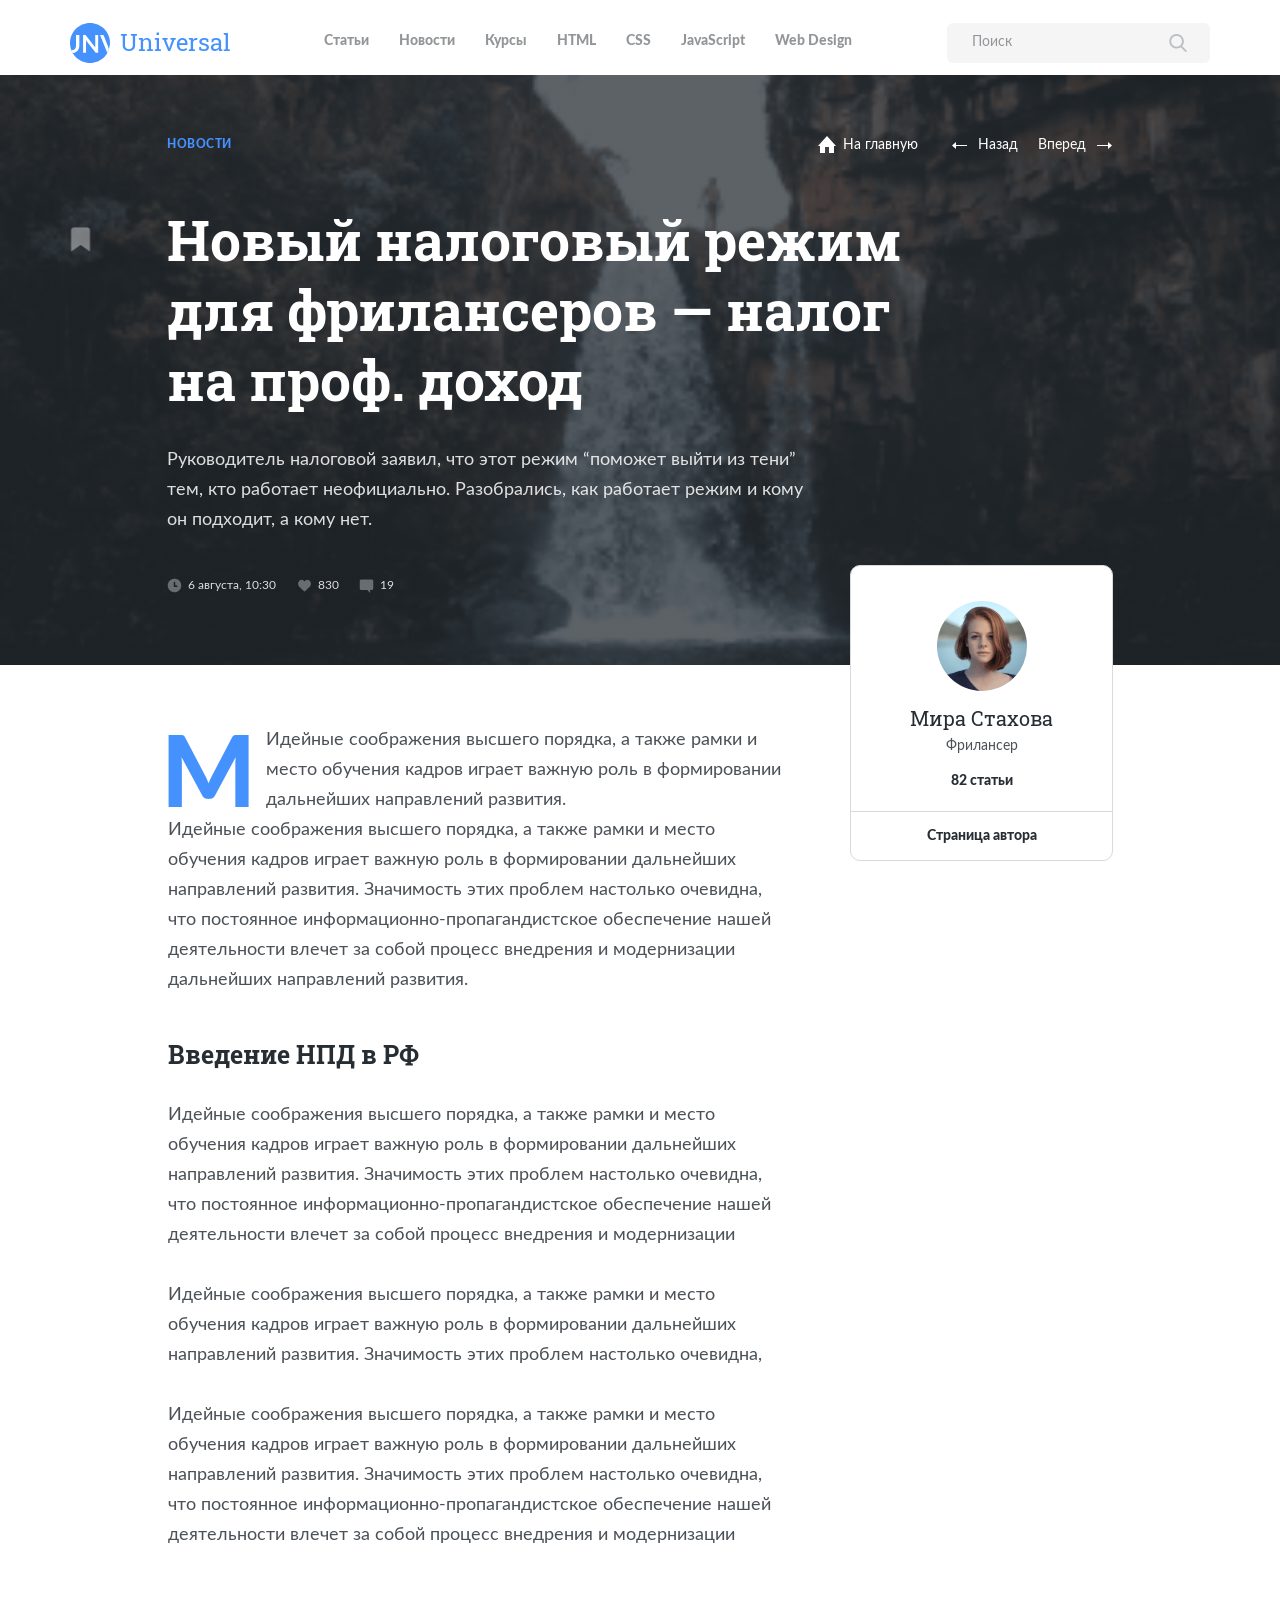
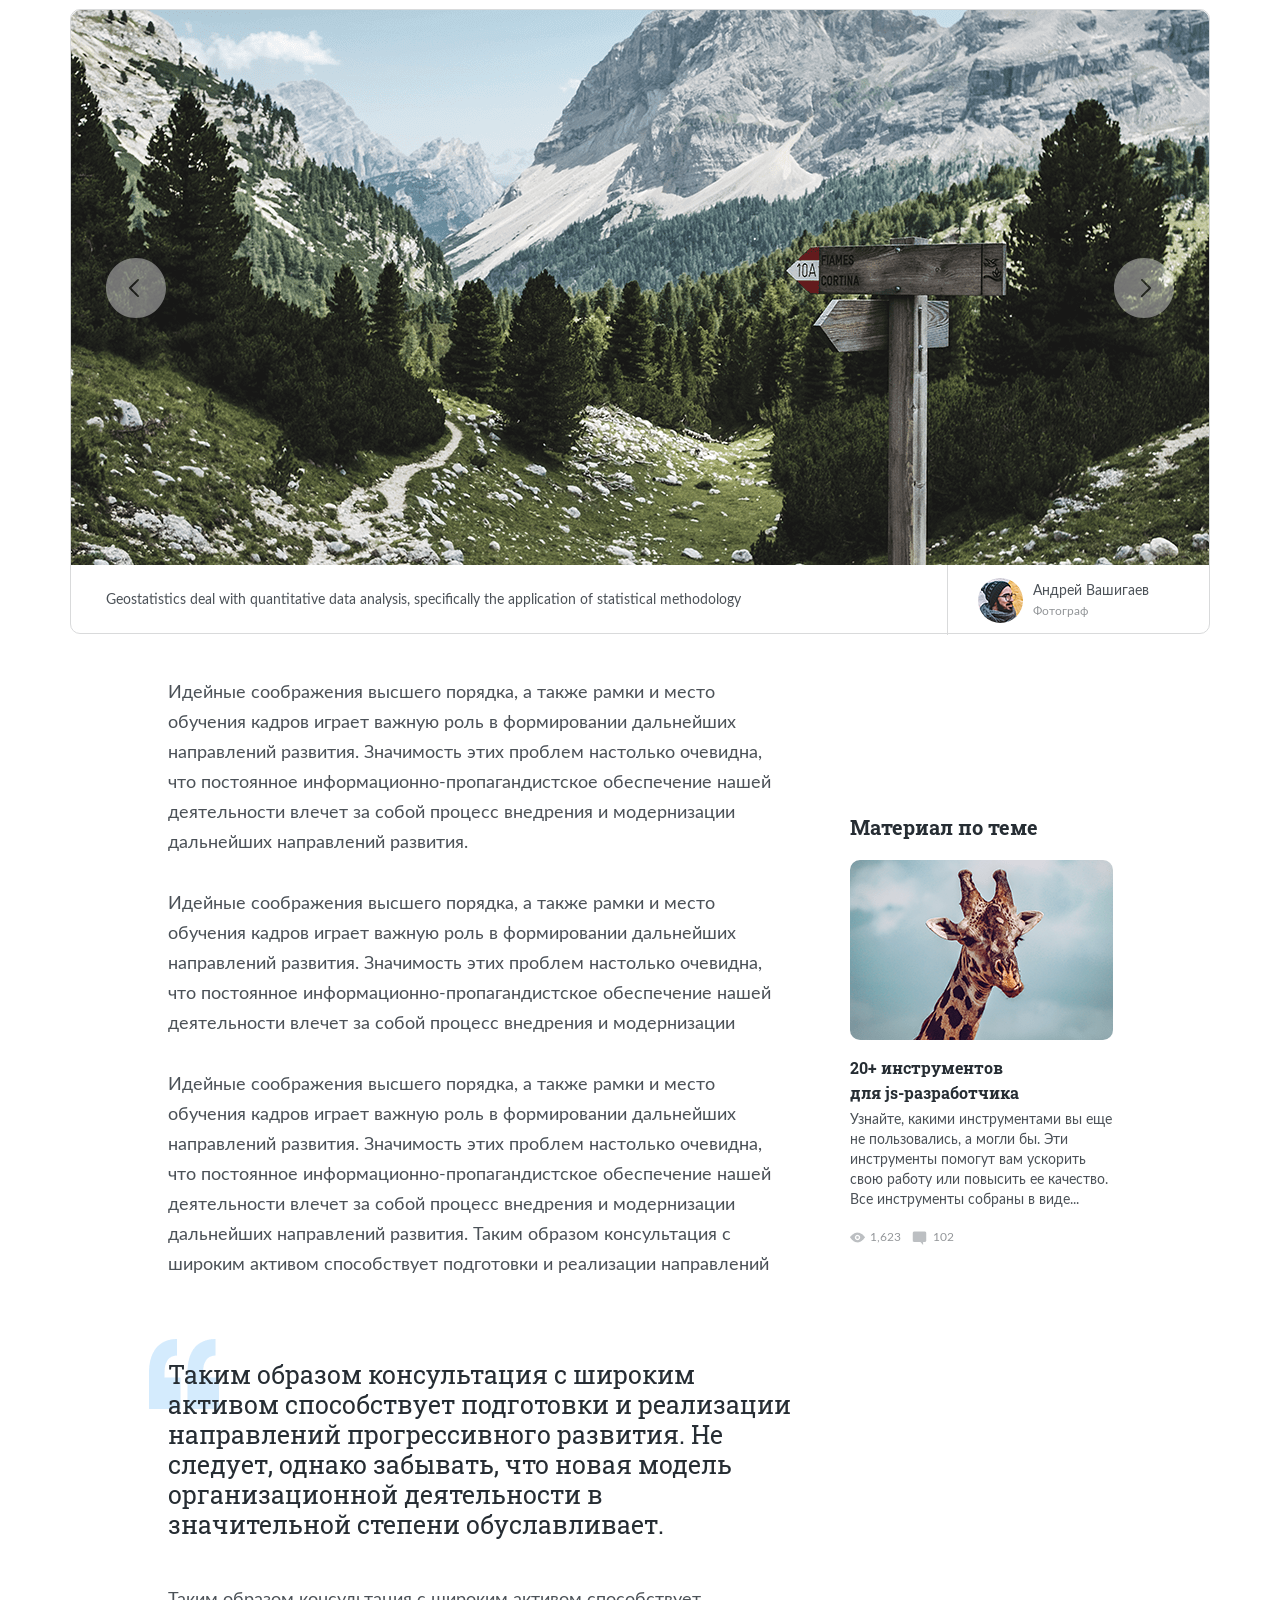
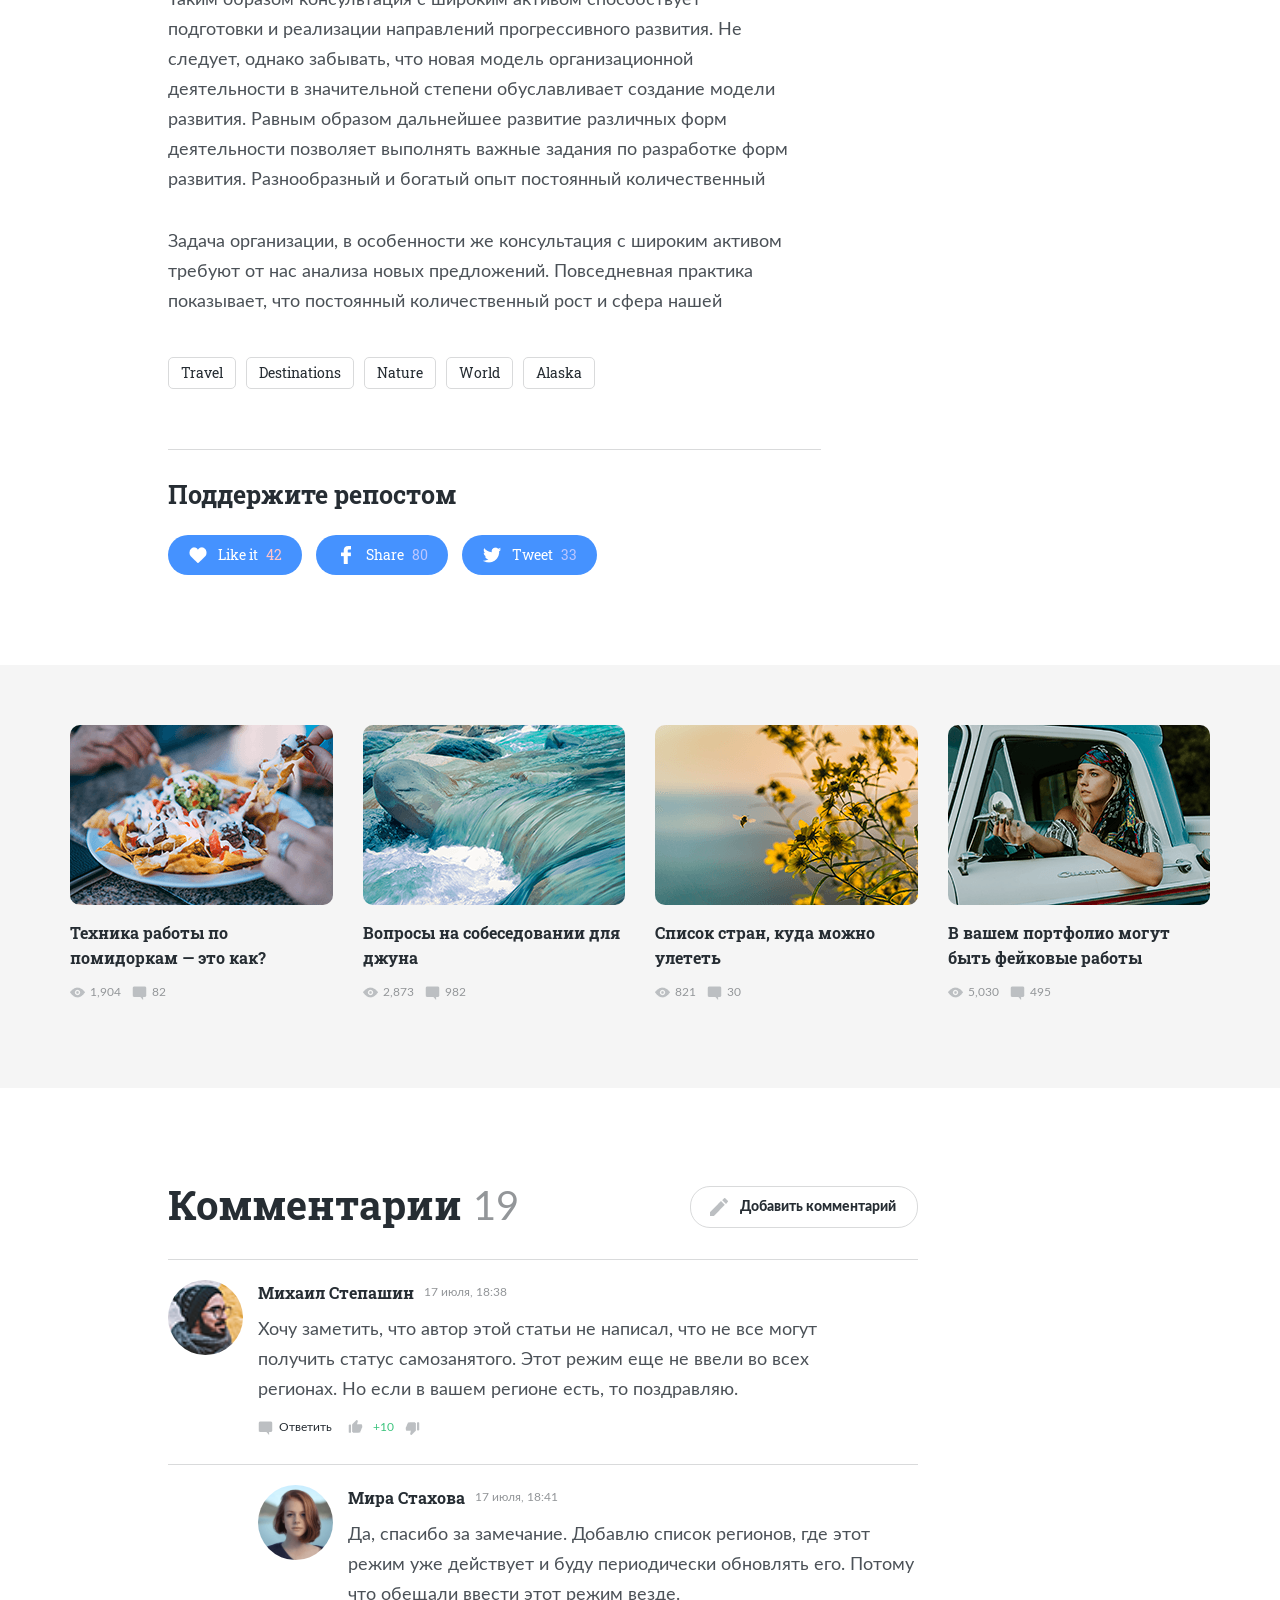
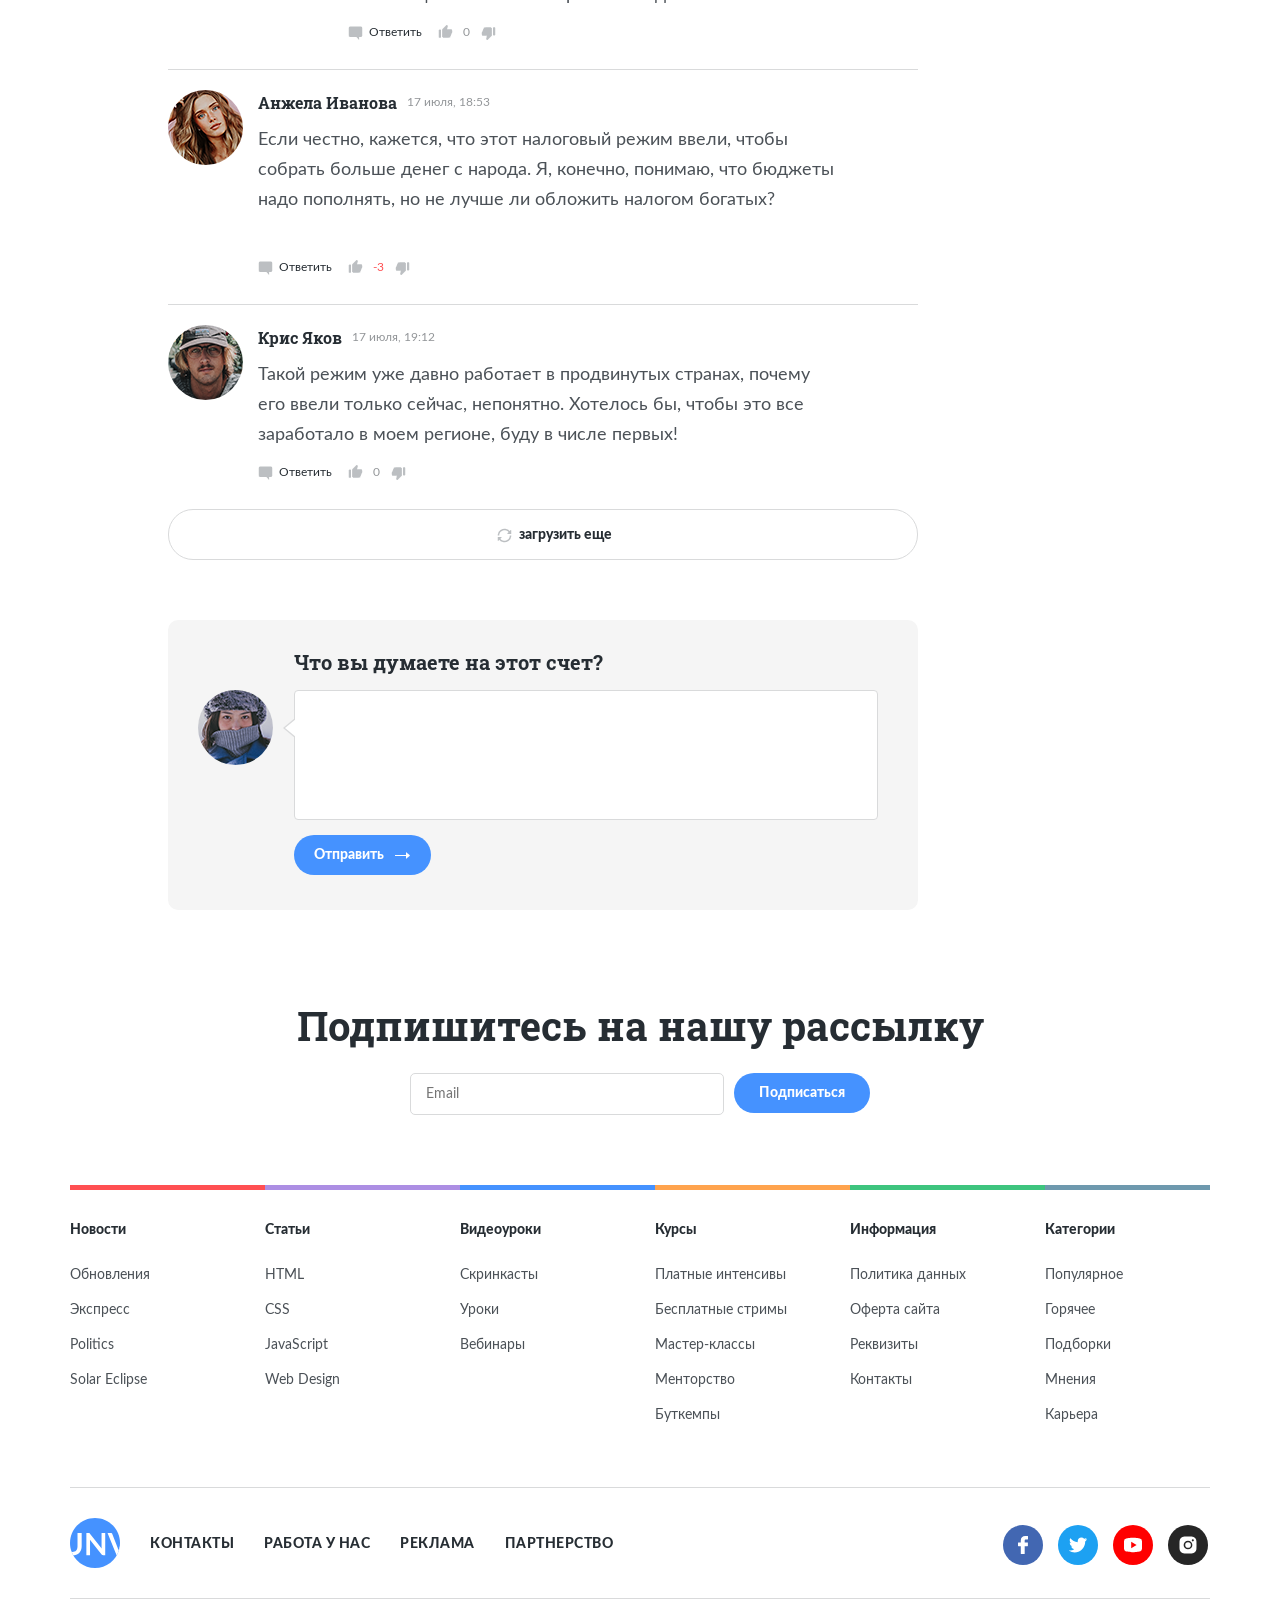
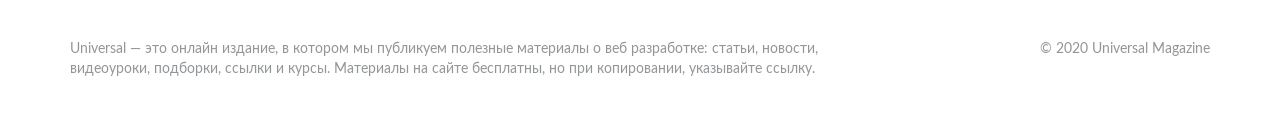
<file: second.html>
<!DOCTYPE html>
<html lang="ru">

<head>
    <meta charset="UTF-8">
    <meta name="viewport" content="width=device-width, initial-scale=1.0">
    <title>Universal - Blog</title>
    <link rel="shortcut icon" href="img/favicon.ico" type="image/x-icon">
    <link rel="icon" href="img/favicon.ico" type="image/x-icon">
    <link href="https://fonts.googleapis.com/css2?family=Roboto+Slab:wght@700&display=swap" rel="stylesheet">
    <link rel="stylesheet" href="css/swiper-bundle.min.css">
    <link rel="stylesheet" href="css/style.css">
</head>

<body class="article-body">
    <header class="navbar navbar__mobile_fixed navbar-article navbar__mobile_fixed--article">
        <div class="container">
            <div class="navbar-block navbar-block--article">
                <div class="navbar-logo">
                    <a href="./index.html" class="navbar-logo__icon">
                        <img src="img/Symbol.svg" alt="Logo: Universal" class="navbar-logo__image">
                    </a>
                    <a href="./index.html" class="navbar-logo__text navbar-logo__text--article">Universal</a>
                </div>
                <!-- /.navbar__logo -->

                <ul class="navbar-menu navbar-menu--article">
                    <li class="navbar-menu__item">
                        <a href="#" class="navbar-menu__link">Статьи</a>
                    </li>
                    <li class="navbar-menu__item">
                        <a href="#" class="navbar-menu__link">Новости</a>
                    </li>
                    <li class="navbar-menu__item">
                        <a href="#" class="navbar-menu__link">Курсы</a>
                    </li>
                    <li class="navbar-menu__item">
                        <a href="#" class="navbar-menu__link">HTML</a>
                    </li>
                    <li class="navbar-menu__item">
                        <a href="#" class="navbar-menu__link">CSS</a>
                    </li>
                    <li class="navbar-menu__item">
                        <a href="#" class="navbar-menu__link">JavaScript</a>
                    </li>
                    <li class="navbar-menu__item">
                        <a href="#" class="navbar-menu__link">Web Design</a>
                    </li>
                </ul>

                <form action="#" class="search navbar__search">
                    <input type="text" class="search__input search__input--article" placeholder="Поиск" required
                        minlength="2">
                    <button class="search__button search__button--article">
                        <img src="img/header/Search.png" alt="Иконка поиска">
                    </button>
                </form>
                <!-- /.navbar__search -->
                <button class="menu-button navbar-block__menu-button navbar-block__menu-button--article">
                    <span class="menu-button__line menu-button__line--article"></span>
                    <span class="menu-button__line menu-button__line--article"></span>
                    <span class="menu-button__line menu-button__line--article"></span>
                </button>
            </div>
            <!-- /.navbar-block -->
            <nav class="navbar-bottom">
                <div class="container">
                    <ul class="navbar-menu navbar-menu--mobile-visible">
                        <li class="navbar-menu__item navbar-menu__item--mobile">
                            <form action="#" class="search navbar__search navbar__search--mobile-visible">
                                <input type="text" class="search__input" placeholder="Поиск" required minlength="2">
                                <button class="search__button">
                                    <img src="img/header/Search.png" alt="Иконка поиска">
                                </button>
                            </form>
                            <!-- /.navbar__search -->
                        </li>
                        <li class="navbar-menu__item navbar-menu__item--mobile">
                            <a href="#" class="navbar-menu__link">Статьи</a>
                        </li>
                        <li class="navbar-menu__item navbar-menu__item--mobile">
                            <a href="#" class="navbar-menu__link">Новости</a>
                        </li>
                        <li class="navbar-menu__item navbar-menu__item--mobile">
                            <a href="#" class="navbar-menu__link">Курсы</a>
                        </li>
                        <li class="navbar-menu__item navbar-menu__item--mobile">
                            <a href="#" class="navbar-menu__link">HTML</a>
                        </li>
                        <li class="navbar-menu__item navbar-menu__item--mobile">
                            <a href="#" class="navbar-menu__link">CSS</a>
                        </li>
                        <li class="navbar-menu__item navbar-menu__item--mobile">
                            <a href="#" class="navbar-menu__link">JavaScript</a>
                        </li>
                        <li class="navbar-menu__item navbar-menu__item--mobile">
                            <a href="#" class="navbar-menu__link">Web Design</a>
                        </li>
                    </ul>
                </div>
            </nav>
            <!-- /.navbar-bottom  -->
        </div>
        <!-- /.container -->
    </header>
    <!-- /.navbar -->

    <section class="main main--second">
        <div class="container">
            <div class="main-block">
                <div class="main-block__nav">
                    <span class="main-block__theme">Новости</span>
                    <div class="main-block__btn">
                        <a href="index.html" class="main-block__link">
                            <img src="img/main/Home.svg" alt="Иконка дома">
                            <span class="main-block__button main-block__button--main">На главную</span>
                        </a>
                        <a href="article.html" class="main-block__link">
                            <img src="img/main/Arrow-left.svg" alt="Иконка влево">
                            <span class="main-block__button main-block__button--prev">Назад</span>
                        </a>
                        <a href="second.html" class="main-block__link">
                            <span class="main-block__button main-block__button--next">Вперед</span>
                            <img src="img/main/Arrow-right.svg" alt="Иконка вправо">
                        </a>
                    </div>
                </div>
                <!-- /.main-block__nav -->
                <div class="main-block__text">
                    <img src="img/main/Bookmark.png" alt="Иконка заметок" class="main-block__note">
                    <div class="main-block__info">
                        <h1 class="main-block__title">Новый налоговый режим для фрилансеров — налог на проф. доход</h1>
                        <p class="main-block__description">Руководитель налоговой заявил, что этот режим “поможет выйти
                            из тени” тем, кто работает неофициально. Разобрались, как работает режим и кому он подходит,
                            а кому нет.</p>
                        <!-- /.main-block__description -->
                        <div class="main-block__stats">
                            <img src="img/main/Clock.png" alt="иконка часов">
                            <span class="main-block__data">6 августа, 10:30</span>
                            <img src="img/main/Heart.png" alt="иконка лайков">
                            <span class="main-block__number">830</span>
                            <img src="img/main/Comment.png" alt="иконка комментариев">
                            <span class="main-block__number">19</span>
                        </div>
                        <!-- /.main-block__stats -->
                    </div>
                    <!-- /.main-block__info -->
                </div>
                <!-- /.main-block__info -->
            </div>
            <!-- /.main-block -->
        </div>
        <!-- /.container -->
    </section>
    <!-- /.main -->

    <section class="article">
        <div class="container">
            <div class="article-container">
                <div class="article-wrapper">
                    <div class="article__card author-card">
                        <img src="img/article/avatar.png" alt="Аватар пользователя" class="author-card__avatar">
                        <span class="author-card__name">Мира Стахова</span>
                        <span class="author-card__profession">Фрилансер</span>
                        <span class="author-card__articles">82 статьи</span>
                        <div class="author-card__block hover-button-white">
                            <a href="#" class="author-card__link">Страница автора</a>
                        </div>
                    </div>
                    <!-- /.article__card -->
                    <div class="article__info">
                        <span class="article__letter">М</span>
                        <p class="article__text">Идейные соображения высшего порядка, а также рамки и место обучения кадров играет важную роль в формировании дальнейших направлений развития. <br> Идейные соображения высшего порядка, а также рамки и место обучения кадров играет важную роль в формировании дальнейших направлений развития. Значимость этих проблем настолько очевидна,&nbsp; что постоянное информационно-пропагандистское обеспечение нашей деятельности влечет за собой процесс внедрения и модернизации дальнейших направлений развития.</p>
                        <!-- /.article__text -->
                    </div>
                </div>
                <!-- /.article-wrapper -->
                <h2 class="article__title-text">Введение НПД в РФ</h2>
                <p class="article__text">Идейные соображения высшего порядка, а также рамки и место обучения кадров играет важную роль в формировании дальнейших направлений развития. Значимость этих проблем настолько очевидна,&nbsp; что постоянное информационно-пропагандистское обеспечение нашей деятельности влечет за собой процесс внедрения и модернизации </p>
                <p class="article__text article__text--mt">Идейные соображения высшего порядка, а также рамки и место обучения кадров играет важную роль в формировании дальнейших направлений развития. Значимость этих проблем настолько очевидна, </p>
                <p class="article__text">Идейные соображения высшего порядка, а также рамки и место обучения кадров играет важную роль в формировании дальнейших направлений развития. Значимость этих проблем настолько очевидна, &nbsp; что постоянное информационно-пропагандистское обеспечение нашей деятельности влечет за собой процесс внедрения и модернизации </p>
            </div>
            <!-- /.article-container -->
            <div class="article-block">
                <div class="article-slider">
                    <!-- Slider main container -->
                    <div class="swiper-container article-slider__container">
                        <!-- Additional required wrapper -->
                        <div class="swiper-wrapper article-slider__wrapper">
                            <!-- Slides -->
                            <div class="swiper-slide article-slider__slide">
                                <img src="img/article/slide-1.png" alt="Фотография слайдера" class="article-slider__image">
                            </div>
                            <div class="swiper-slide article-slider__slide">
                                <img src="img/article/slide-2.png" alt="Фотография слайдера" class="article-slider__image">
                            </div>
                            <div class="swiper-slide article-slider__slide">
                                <img src="img/article/slide-3.png" alt="Фотография слайдера" class="article-slider__image">
                            </div>
                        </div>

                        <!-- If we need navigation buttons -->
                        <button class="article-slider__button article-slider__button--prev"></button>
                        <button class="article-slider__button article-slider__button--next"></button>
                    </div>
                </div>
                <!-- /.article-slider -->
                <div class="article-about">
                    <div class="article-about__description">Geostatistics deal with quantitative data analysis, specifically the application of statistical methodology</div>
                    <div class="article-about__author">
                        <a href="#" class="article-about__user">
                            <img src="img/article/slider-avatar.png" alt="Аватарка пользователя" class="article-about__avatar">
                            <div class="article-about__info">
                                <span class="article-about__name">Андрей Вашигаев</span>
                                <span class="article-about__profession">Фотограф</span>
                            </div>
                        </a>
                    </div>
                </div>
                <!-- /.article-about -->
            </div>
            <!-- /.article-slider -->
            <div class="article-container">
                <div class="article-wrapper">
                    <p class="article__text article__text--mb">Идейные соображения высшего порядка, а также рамки и место обучения кадров играет важную роль в формировании дальнейших направлений развития. Значимость этих проблем настолько очевидна,&nbsp; что постоянное информационно-пропагандистское обеспечение нашей деятельности влечет за собой процесс внедрения и модернизации дальнейших направлений развития.
                    </p>
                    <!-- /.article__text -->
                    <div class="article__card author-material">
                        <h2 class="author-material__title">Материал по теме</h2>
                        <img src="img/article/animal.png" alt="Фото жирафа" class="author-material__animal">
                        <h3 class="author-material__subtitle">20+ инструментов для js-разработчика</h3>
                        <p class="author-material__text">Узнайте, какими инструментами вы еще не пользовались, а могли бы. Эти инструменты помогут вам ускорить свою работу или повысить ее качество. Все инструменты собраны в виде...</p>
                        <div class="author-material__stats">
                            <img src="img/article/Eye.png" alt="иконка глаза">
                            <span class="author-material__data">1,623</span>
                            <img src="img/article/Comment.png" alt="иконка комментариев" class="author-material__comment">
                            <span class="author-material__number">102</span>
                        </div>
                    </div>
                    <!-- /.author-material -->
                    <p class="article__text article__text--mb">Идейные соображения высшего порядка, а также рамки и место обучения кадров играет важную роль в формировании дальнейших направлений развития. Значимость этих проблем настолько очевидна,&nbsp; что постоянное информационно-пропагандистское обеспечение нашей деятельности влечет за собой процесс внедрения и модернизации </p>
                    <!-- /.article__text -->
                    <p class="article__text">Идейные соображения высшего порядка, а также рамки и место обучения кадров играет важную роль в формировании дальнейших направлений развития. Значимость этих проблем настолько очевидна,&nbsp; что постоянное информационно-пропагандистское обеспечение нашей деятельности влечет за собой процесс внедрения и модернизации дальнейших направлений развития. Таким образом консультация с широким активом способствует подготовки и реализации направлений </p>
                    <!-- /.article__text -->
                </div>
                <!-- /.article-wrapper -->
                <div class="article-quote">
                    <p class="article__text article__text--quote">Таким образом консультация с широким активом способствует подготовки и реализации направлений прогрессивного развития. Не следует, однако забывать, что новая модель организационной деятельности в значительной степени обуславливает.</p>
                </div>
                <!-- /.article-quote -->
                <p class="article__text">Таким образом консультация с широким активом способствует подготовки и реализации направлений прогрессивного развития. Не следует, однако забывать, что новая модель организационной деятельности в значительной степени обуславливает создание модели развития. Равным образом дальнейшее развитие различных форм деятельности позволяет выполнять важные задания по разработке форм развития. Разнообразный и богатый опыт постоянный количественный </p>
                <!-- /.article__text -->
                <p class="article__text article__text--last">Задача организации, в особенности же консультация с широким активом требуют от нас анализа новых предложений. Повседневная практика показывает, что постоянный количественный рост и сфера нашей </p>
                <!-- /.article__text -->
                <div class="article-btn">
                    <a href="#" class="article-btn__item">Travel</a>
                    <!-- /.button article-btn__item -->
                    <a href="#" class="article-btn__item">Destinations</a>
                    <!-- /.button article-btn__item -->
                    <a href="#" class="article-btn__item">Nature</a>
                    <!-- /.button article-btn__item -->
                    <a href="#" class="article-btn__item">World</a>
                    <!-- /.button article-btn__item -->
                    <a href="#" class="article-btn__item">Alaska</a>
                    <!-- /.button article-btn__item -->
                </div>
                <!-- /.article-btn -->
                <div class="article-repost">
                    <h2 class="article-repost__title">Поддержите репостом</h2>
                    <!-- /.article-repost__title -->
                    <div class="article-repost__btn">
                        <button class="button article-repost__item hover-button">
                            <img src="img/article/Heart.png" alt="Icon: Like">
                            <span class="article-repost__text">Like it</span>
                            <!-- /.article-repost__text -->
                            <span class="article-repost__number article-repost__number--active">42</span>
                            <!-- /.article-repost__number -->
                        </button>
                        <!-- /.button article-repost__item -->
                        <button class="button article-repost__item hover-button">
                            <img src="img/article/Facebook.png" alt="Icon: facebook">
                            <span class="article-repost__text">Share</span>
                            <!-- /.article-repost__text -->
                            <span class="article-repost__number">80</span>
                            <!-- /.article-repost__number -->
                        </button>
                        <!-- /.button article-repost__item -->
                        <button class="button article-repost__item hover-button">
                            <img src="img/article/Twitter.png" alt="Icon: Twitter">
                            <span class="article-repost__text">Tweet</span>
                            <!-- /.article-repost__text -->
                            <span class="article-repost__number">33</span>
                            <!-- /.article-repost__number -->
                        </button>
                        <!-- /.button article-repost__item -->
                    </div>
                    <!-- /.article-repost__btn -->
                </div>
                <!-- /.article-repost -->
            </div>
            <!-- /.article-container -->
        </div>
        <!-- /.container -->
    </section>
    <!-- /.article -->

    <section class="other"> 
        <div class="container">
            <div class="other-block">
                <div class="other-block__item">
                    <img src="img/other/other-1.png" alt="Фотография еды" class="other-block__image">
                    <h2 class="other-block__title">Техника работы по помидоркам — это как? </h2>
                    <!-- /.other-block__title -->
                    <div class="other-block__stats">
                        <img src="img/other/Eye.png" alt="Icon: eye">
                        <span class="other-block__number">1,904</span>
                        <!-- /.other-block__number -->
                        <img src="img/other/Comment.png" alt="Icon: comment" class="other-block__icon">
                        <span class="other-block__number">82</span>
                        <!-- /.other-block__number -->
                    </div>
                    <!-- /.other-block__stats -->
                </div>
                <!-- /.other-block__item -->
                <div class="other-block__item">
                    <img src="img/other/other-2.png" alt="Фотография воды" class="other-block__image">
                    <h2 class="other-block__title">Вопросы на собеседовании для джуна</h2>
                    <!-- /.other-block__title -->
                    <div class="other-block__stats">
                        <img src="img/other/Eye.png" alt="Icon: eye">
                        <span class="other-block__number">2,873</span>
                        <!-- /.other-block__number -->
                        <img src="img/other/Comment.png" alt="Icon: comment" class="other-block__icon">
                        <span class="other-block__number">982</span>
                        <!-- /.other-block__number -->
                    </div>
                    <!-- /.other-block__stats -->
                </div>
                <!-- /.other-block__item -->
                <div class="other-block__item">
                    <img src="img/other/other-3.png" alt="Фотография цветов" class="other-block__image">
                    <h2 class="other-block__title">Список стран, куда можно улететь</h2>
                    <!-- /.other-block__title -->
                    <div class="other-block__stats">
                        <img src="img/other/Eye.png" alt="Icon: eye">
                        <span class="other-block__number">821</span>
                        <!-- /.other-block__number -->
                        <img src="img/other/Comment.png" alt="Icon: comment" class="other-block__icon">
                        <span class="other-block__number">30</span>
                        <!-- /.other-block__number -->
                    </div>
                    <!-- /.other-block__stats -->
                </div>
                <!-- /.other-block__item -->
                <div class="other-block__item">
                    <img src="img/other/other-4.png" alt="Фотография машины" class="other-block__image">
                    <h2 class="other-block__title">В вашем портфолио могут быть фейковые работы</h2>
                    <!-- /.other-block__title -->
                    <div class="other-block__stats">
                        <img src="img/other/Eye.png" alt="Icon: eye">
                        <span class="other-block__number">5,030</span>
                        <!-- /.other-block__number -->
                        <img src="img/other/Comment.png" alt="Icon: comment" class="other-block__icon">
                        <span class="other-block__number">495</span>
                        <!-- /.other-block__number -->
                    </div>
                    <!-- /.other-block__stats -->
                </div>
                <!-- /.other-block__item -->
            </div>
            <!-- /.other-block -->
        </div>
        <!-- /.container -->
    </section>
    <!-- /.other -->

    <section class="comments">
        <div class="container">
            <div class="comments-container">
                <div class="comments-header">
                    <div class="comments-header__left">
                        <h2 class="comments-header__title">Комментарии</h2>
                        <span class="comments-header__number">19</span>
                    </div>
                    <button class="button comments-header__right hover-button-white">
                        <img src="img/comments/Pencil.png" alt="Icon: Pencil">
                        <span class="comments-header__text">Добавить комментарий</span>
                    </button>
                </div>
                <!-- /.comments-header -->
                <div class="comments-block">
                    <div class="comments-block__item">
                        <img src="img/comments/slider-avatar.png" alt="Аватар комментатора" class="comments-block__avatar">
                        <div class="comments-block__info">
                            <div class="comments-block__head">
                                <h2 class="comments-block__title">Михаил Степашин</h2>
                                <span class="comments-block__data">17 июля, 18:38</span>
                            </div>
                            <!-- /.comments-block__head -->
                            <p class="comments-block__text">Хочу заметить, что автор этой статьи не написал, что не все могут <br> получить статус самозанятого. Этот режим еще не ввели во всех <br> регионах. Но если в вашем регионе есть, то поздравляю.</p>
                            <div class="comments-block__stats">
                                <img src="img/comments/Comment.png" alt="Icon: comment" class="comments-block__icon">
                                <span class="comments-block__response">Ответить</span>
                                <img src="img/comments/Thumb.png" alt="Icon: like" class="comments-block__icon">
                                <span class="comments-block__number comments-block__number--positive">+10</span>
                                <img src="img/comments/Thumb-2.png" alt="Icon: dislike" class="comments-block__icon">
                            </div>
                            <!-- /.comments-block__stats -->
                        </div>
                    </div>
                    <!-- /.comments-block__item -->
                    <div class="comments-block__item comments-block__item--response">
                        <img src="img/comments/avatar.png" alt="Аватар комментатора" class="comments-block__avatar">
                        <div class="comments-block__info">
                            <div class="comments-block__head">
                                <h2 class="comments-block__title">Мира Стахова</h2>
                                <span class="comments-block__data">17 июля, 18:41</span>
                            </div>
                            <!-- /.comments-block__head -->
                            <p class="comments-block__text">Да, спасибо за замечание. Добавлю список регионов, где этот режим уже действует и буду периодически обновлять его. Потому что обещали ввести этот режим везде.</p>
                            <div class="comments-block__stats">
                                <img src="img/comments/Comment.png" alt="Icon: comment" class="comments-block__icon">
                                <span class="comments-block__response">Ответить</span>
                                <img src="img/comments/Thumb.png" alt="Icon: like" class="comments-block__icon">
                                <span class="comments-block__number">0</span>
                                <img src="img/comments/Thumb-2.png" alt="Icon: dislike" class="comments-block__icon">
                            </div>
                            <!-- /.comments-block__stats -->
                        </div>
                    </div>
                    <!-- /.comments-block__item -->
                    <div class="comments-block__item">
                        <img src="img/comments/comment-1.png" alt="Аватар комментатора" class="comments-block__avatar">
                        <div class="comments-block__info">
                            <div class="comments-block__head">
                                <h2 class="comments-block__title">Анжела Иванова</h2>
                                <span class="comments-block__data">17 июля, 18:53</span>
                            </div>
                            <!-- /.comments-block__head -->
                            <p class="comments-block__text comments-block__text--three">Если честно, кажется, что этот налоговый режим ввели, чтобы <br> собрать больше денег с народа. Я, конечно, понимаю, что бюджеты <br> надо пополнять, но не лучше ли обложить налогом богатых?</p>
                            <div class="comments-block__stats">
                                <img src="img/comments/Comment.png" alt="Icon: comment" class="comments-block__icon">
                                <span class="comments-block__response">Ответить</span>
                                <img src="img/comments/Thumb.png" alt="Icon: like" class="comments-block__icon">
                                <span class="comments-block__number comments-block__number--negative">-3</span>
                                <img src="img/comments/Thumb-2.png" alt="Icon: dislike" class="comments-block__icon">
                            </div>
                            <!-- /.comments-block__stats -->
                        </div>
                    </div>
                    <!-- /.comments-block__item -->
                    <div class="comments-block__item comments-block__item--bb">
                        <img src="img/comments/comment-2.png" alt="Аватар комментатора" class="comments-block__avatar">
                        <div class="comments-block__info">
                            <div class="comments-block__head">
                                <h2 class="comments-block__title">Крис Яков</h2>
                                <span class="comments-block__data">17 июля, 19:12</span>
                            </div>
                            <!-- /.comments-block__head -->
                            <p class="comments-block__text">Такой режим уже давно работает в продвинутых странах, почему <br> его ввели только сейчас, непонятно. Хотелось бы, чтобы это все <br> заработало в моем регионе, буду в числе первых!</p>
                            <div class="comments-block__stats">
                                <img src="img/comments/Comment.png" alt="Icon: comment" class="comments-block__icon">
                                <span class="comments-block__response">Ответить</span>
                                <img src="img/comments/Thumb.png" alt="Icon: like" class="comments-block__icon">
                                <span class="comments-block__number">0</span>
                                <img src="img/comments/Thumb-2.png" alt="Icon: dislike" class="comments-block__icon">
                            </div>
                            <!-- /.comments-block__stats -->
                        </div>
                    </div>
                    <!-- /.comments-block__item -->
                    <div class="comments-block__item comments-block__item--button">
                        <button class="button comments-block__button hover-button-white">
                            <img src="img/comments/Loading.png" alt="Icon: loading">
                            <span class="comments-block__button-text">загрузить еще</span>
                        </button> 
                        <!-- /.button comments-block__button -->
                    </div>
                    <!-- /.comments-block__item -->
                    <div class="comments-block__item comments-block__item--dn comments-block__item--first">
                        <img src="img/comments/slider-avatar.png" alt="Аватар комментатора" class="comments-block__avatar">
                        <div class="comments-block__info">
                            <div class="comments-block__head">
                                <h2 class="comments-block__title">Михаил Степашин</h2>
                                <span class="comments-block__data">17 июля, 18:38</span>
                            </div>
                            <!-- /.comments-block__head -->
                            <p class="comments-block__text">Хочу заметить, что автор этой статьи не написал, что не все могут <br> получить статус самозанятого. Этот режим еще не ввели во всех <br> регионах. Но если в вашем регионе есть, то поздравляю.</p>
                            <div class="comments-block__stats">
                                <img src="img/comments/Comment.png" alt="Icon: comment" class="comments-block__icon">
                                <span class="comments-block__response">Ответить</span>
                                <img src="img/comments/Thumb.png" alt="Icon: like" class="comments-block__icon">
                                <span class="comments-block__number comments-block__number--positive">+10</span>
                                <img src="img/comments/Thumb-2.png" alt="Icon: dislike" class="comments-block__icon">
                            </div>
                            <!-- /.comments-block__stats -->
                        </div>
                    </div>
                    <!-- /.comments-block__item -->
                    <div class="comments-block__item comments-block__item--response comments-block__item--dn">
                        <img src="img/comments/avatar.png" alt="Аватар комментатора" class="comments-block__avatar">
                        <div class="comments-block__info">
                            <div class="comments-block__head">
                                <h2 class="comments-block__title">Мира Стахова</h2>
                                <span class="comments-block__data">17 июля, 18:41</span>
                            </div>
                            <!-- /.comments-block__head -->
                            <p class="comments-block__text">Да, спасибо за замечание. Добавлю список регионов, где этот режим уже действует и буду периодически обновлять его. Потому что обещали ввести этот режим везде.</p>
                            <div class="comments-block__stats">
                                <img src="img/comments/Comment.png" alt="Icon: comment" class="comments-block__icon">
                                <span class="comments-block__response">Ответить</span>
                                <img src="img/comments/Thumb.png" alt="Icon: like" class="comments-block__icon">
                                <span class="comments-block__number">0</span>
                                <img src="img/comments/Thumb-2.png" alt="Icon: dislike" class="comments-block__icon">
                            </div>
                            <!-- /.comments-block__stats -->
                        </div>
                    </div>
                    <!-- /.comments-block__item -->
                    <div class="comments-block__item comments-block__item--dn">
                        <img src="img/comments/comment-1.png" alt="Аватар комментатора" class="comments-block__avatar">
                        <div class="comments-block__info">
                            <div class="comments-block__head">
                                <h2 class="comments-block__title">Анжела Иванова</h2>
                                <span class="comments-block__data">17 июля, 18:53</span>
                            </div>
                            <!-- /.comments-block__head -->
                            <p class="comments-block__text comments-block__text--three">Если честно, кажется, что этот налоговый режим ввели, чтобы <br> собрать больше денег с народа. Я, конечно, понимаю, что бюджеты <br> надо пополнять, но не лучше ли обложить налогом богатых?</p>
                            <div class="comments-block__stats">
                                <img src="img/comments/Comment.png" alt="Icon: comment" class="comments-block__icon">
                                <span class="comments-block__response">Ответить</span>
                                <img src="img/comments/Thumb.png" alt="Icon: like" class="comments-block__icon">
                                <span class="comments-block__number comments-block__number--negative">-3</span>
                                <img src="img/comments/Thumb-2.png" alt="Icon: dislike" class="comments-block__icon">
                            </div>
                            <!-- /.comments-block__stats -->
                        </div>
                    </div>
                    <!-- /.comments-block__item -->
                    <div class="comments-block__item comments-block__item--bb comments-block__item--dn">
                        <img src="img/comments/comment-2.png" alt="Аватар комментатора" class="comments-block__avatar">
                        <div class="comments-block__info">
                            <div class="comments-block__head">
                                <h2 class="comments-block__title">Крис Яков</h2>
                                <span class="comments-block__data">17 июля, 19:12</span>
                            </div>
                            <!-- /.comments-block__head -->
                            <p class="comments-block__text">Такой режим уже давно работает в продвинутых странах, почему <br> его ввели только сейчас, непонятно. Хотелось бы, чтобы это все <br> заработало в моем регионе, буду в числе первых!</p>
                            <div class="comments-block__stats">
                                <img src="img/comments/Comment.png" alt="Icon: comment" class="comments-block__icon">
                                <span class="comments-block__response">Ответить</span>
                                <img src="img/comments/Thumb.png" alt="Icon: like" class="comments-block__icon">
                                <span class="comments-block__number">0</span>
                                <img src="img/comments/Thumb-2.png" alt="Icon: dislike" class="comments-block__icon">
                            </div>
                            <!-- /.comments-block__stats -->
                        </div>
                    </div>
                    <!-- /.comments-block__item -->
                </div>
                <!-- /.comments-block -->
                <div class="comments-form">
                    <h2 class="comments-form__title">Что вы думаете на этот счет? </h2>
                    <div class="comments-form__info">
                        <img src="img/comments/form-avatar.png" alt="Аватар формы" class="comments-form__image">
                        <form action="send.php" method="POST" class="form comments-form__form">
                            <textarea name="message" id="message" class="comments-form__message" minlength="100" required></textarea>
                            <button class="button comments-form__button hover-button">
                                <span class="comments-form__send">Отправить</span>
                                <img src="img/Arrow.png" alt="Icon: arrow">
                            </button>
                        </form>

                    </div>
                    <!-- /.comments-form__info -->
                </div>
                <!-- /.comments-block__form -->
            </div>
            <!-- /.comments-container -->
        </div>
        <!-- /.container -->
    </section>
    <!-- /.comments -->

    <footer class="footer">
        <div class="container">
            <h2 class="footer__title">Подпишитесь на нашу рассылку</h2>
            <!-- /.footer__title -->
            <form action="send.php" method="POST" class="form footer__form">
                <div class="footer__input-group">
                    <input type="email" class="footer__input" required placeholder="Email" name="email">
                </div>
                <!-- /.footer__input-group -->
                <button class="button footer__button hover-button">Подписаться</button>
            </form>
            <!-- /.form footer__form -->
            <div class="footer-links">
                <div class="footer-links__new footer-links__block">
                    <h3 class="footer-links__title">Новости</h3>
                    <ul class="footer-links__list">
                        <li class="footer-links__item">
                            <a href="#" class="footer-links__link">Обновления</a>
                        </li>
                        <li class="footer-links__item">
                            <a href="#" class="footer-links__link">Экспресс</a>
                        </li>
                        <li class="footer-links__item">
                            <a href="#" class="footer-links__link">Politics</a>
                        </li>
                        <li class="footer-links__item">
                            <a href="#" class="footer-links__link">Solar Eclipse</a>
                        </li>
                    </ul>
                </div>
                <!-- /.footer-links__new -->
                <div class="footer-links__articles footer-links__block">
                    <h3 class="footer-links__title">Статьи</h3>
                    <ul class="footer-links__list">
                        <li class="footer-links__item">
                            <a href="#" class="footer-links__link">HTML</a>
                        </li>
                        <li class="footer-links__item">
                            <a href="#" class="footer-links__link">CSS</a>
                        </li>
                        <li class="footer-links__item">
                            <a href="#" class="footer-links__link">JavaScript</a>
                        </li>
                        <li class="footer-links__item">
                            <a href="#" class="footer-links__link">Web Design</a>
                        </li>
                    </ul>
                </div>
                <!-- /.footer-links__articles -->
                <div class="footer-links__movie footer-links__block">
                    <h3 class="footer-links__title">Видеоуроки</h3>
                    <ul class="footer-links__list">
                        <li class="footer-links__item">
                            <a href="#" class="footer-links__link">Скринкасты</a>
                        </li>
                        <li class="footer-links__item">
                            <a href="#" class="footer-links__link">Уроки</a>
                        </li>
                        <li class="footer-links__item">
                            <a href="#" class="footer-links__link">Вебинары</a>
                        </li>
                    </ul>
                </div>
                <!-- /.footer-links__movie -->
                <div class="footer-links__course footer-links__block">
                    <h3 class="footer-links__title">Курсы</h3>
                    <ul class="footer-links__list">
                        <li class="footer-links__item">
                            <a href="#" class="footer-links__link">Платные интенсивы</a>
                        </li>
                        <li class="footer-links__item">
                            <a href="#" class="footer-links__link">Бесплатные стримы</a>
                        </li>
                        <li class="footer-links__item">
                            <a href="#" class="footer-links__link">Мастер-классы</a>
                        </li>
                        <li class="footer-links__item">
                            <a href="#" class="footer-links__link">Менторство</a>
                        </li>
                        <li class="footer-links__item">
                            <a href="#" class="footer-links__link">Буткемпы</a>
                        </li>
                    </ul>
                </div>
                <!-- /.footer-links__course -->
                <div class="footer-links__information footer-links__block">
                    <h3 class="footer-links__title">Информация</h3>
                    <ul class="footer-links__list">
                        <li class="footer-links__item">
                            <a href="#" class="footer-links__link">Политика данных</a>
                        </li>
                        <li class="footer-links__item">
                            <a href="#" class="footer-links__link">Оферта сайта</a>
                        </li>
                        <li class="footer-links__item">
                            <a href="#" class="footer-links__link">Реквизиты</a>
                        </li>
                        <li class="footer-links__item">
                            <a href="#" class="footer-links__link">Контакты</a>
                        </li>
                    </ul>
                </div>
                <!-- /.footer-links__information -->
                <div class="footer-links__categories footer-links__block">
                    <h3 class="footer-links__title">Категории</h3>
                    <ul class="footer-links__list">
                        <li class="footer-links__item">
                            <a href="#" class="footer-links__link">Популярное</a>
                        </li>
                        <li class="footer-links__item">
                            <a href="#" class="footer-links__link">Горячее</a>
                        </li>
                        <li class="footer-links__item">
                            <a href="#" class="footer-links__link">Подборки</a>
                        </li>
                        <li class="footer-links__item">
                            <a href="#" class="footer-links__link">Мнения</a>
                        </li>
                        <li class="footer-links__item">
                            <a href="#" class="footer-links__link">Карьера</a>
                        </li>
                    </ul>
                </div>
                <!-- /.footer-links__categories -->
            </div>
            <!-- /.footer-links -->
            <div class="footer-social">
                <a href="#" class="footer-social__image">
                    <img src="img/Symbol.svg" alt="логотип" class="footer-social__logo">
                </a>
                <div class="footer-social__about">
                    <div class="footer-social__block">
                        <a href="#" class="footer-social__item">Контакты</a>
                        <a href="#" class="footer-social__item">Работа у нас</a>
                    </div>
                    <!-- /.footer-social__block -->
                    <div class="footer-social__block">
                        <a href="#" class="footer-social__item">Реклама</a>
                        <a href="#" class="footer-social__item">Партнерство</a>
                    </div>
                    <!-- /.footer-social__block -->
                </div>
                <!-- /.footer-social__about -->
                <div class="footer-social__links">
                    <a href="https://facebook.com" target="_blank"
                        class="footer-social__icon footer-social__icon--facebook">
                        <img src="img/footer/Facebook.svg" alt="иконка Facebook">
                    </a>
                    <a href="https://twitter.com" target="_blank"
                        class="footer-social__icon footer-social__icon--twitter">
                        <img src="img/footer/Twitter.svg" alt="иконка Twitter">
                    </a>
                    <a href="https://youtube.com" target="_blank"
                        class="footer-social__icon footer-social__icon--youtube">
                        <img src="img/footer/YouTube.svg" alt="иконка Youtube">
                    </a>
                    <a href="https://www.instagram.com/" target="_blank"
                        class="footer-social__icon footer-social__icon--instagram">
                        <img src="img/footer/Instagram.svg" alt="иконка Instagram">
                    </a>
                </div>
                <!-- /.footer-social__links -->
            </div>
            <!-- /.footer-social -->
            <div class="footer-bottom">
                <span class="footer-bottom__text">Universal — это онлайн издание, в котором мы публикуем полезные
                    материалы о веб разработке: статьи, новости, видеоуроки, подборки, ссылки и курсы. Материалы на
                    сайте бесплатны, но при копировании, указывайте ссылку.</span>
                <!-- /.footer-bottom__text -->
                <span class="footer-bottom__year">© 2020 Universal Magazine</span>
                <!-- /.footer-bottom__year -->
            </div>
            <!-- /.footer-bottom -->
        </div>
        <!-- /.container -->
    </footer>
    <!-- /.footer -->

    <a class="button-top" id="upbutton">
        <img src="img/up-arrow.png" alt="Кнопка вверх" class="button-top__image">
    </a>

    <script src="js/jquery-3.5.1.min.js"></script>
    <script src="js/jquery.validate.min.js"></script>
    <script src="js/swiper-bundle.min.js"></script>
    <script src="js/article.js"></script>
</body>

</html>
</file>
